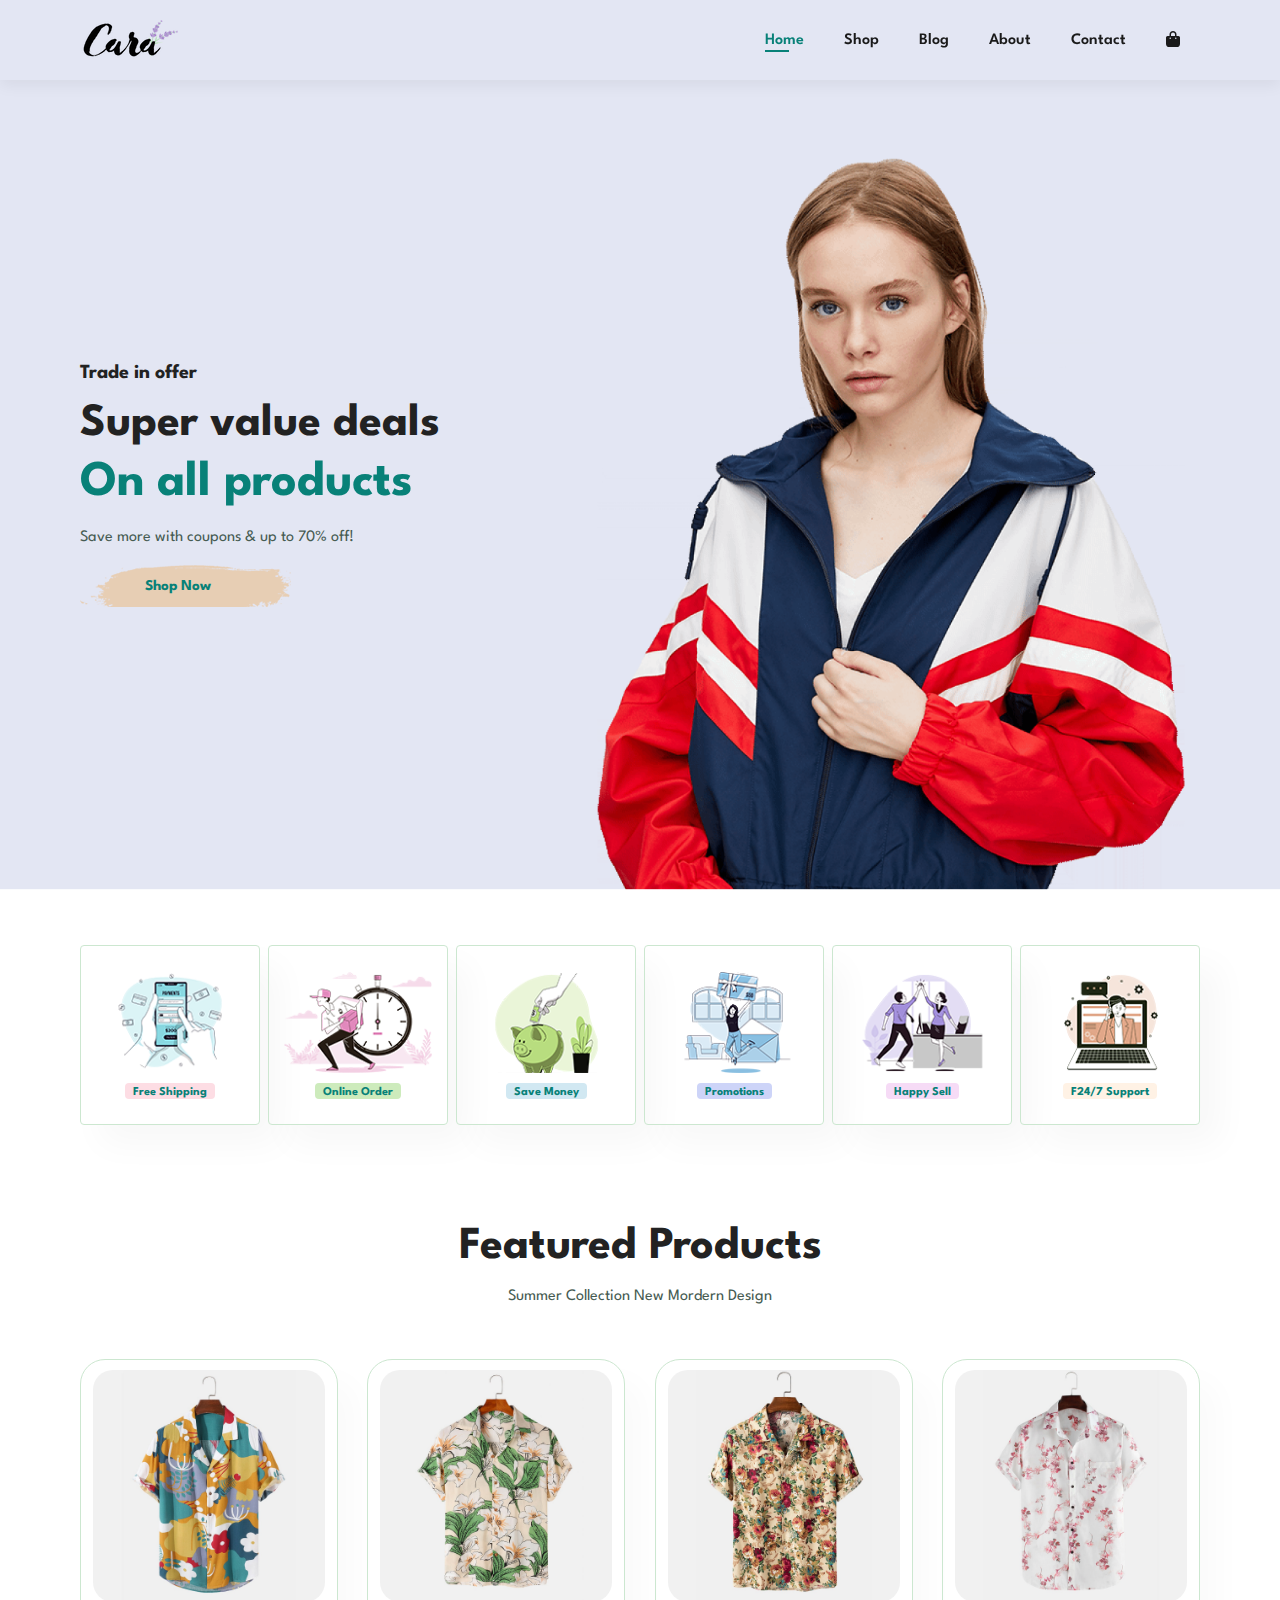
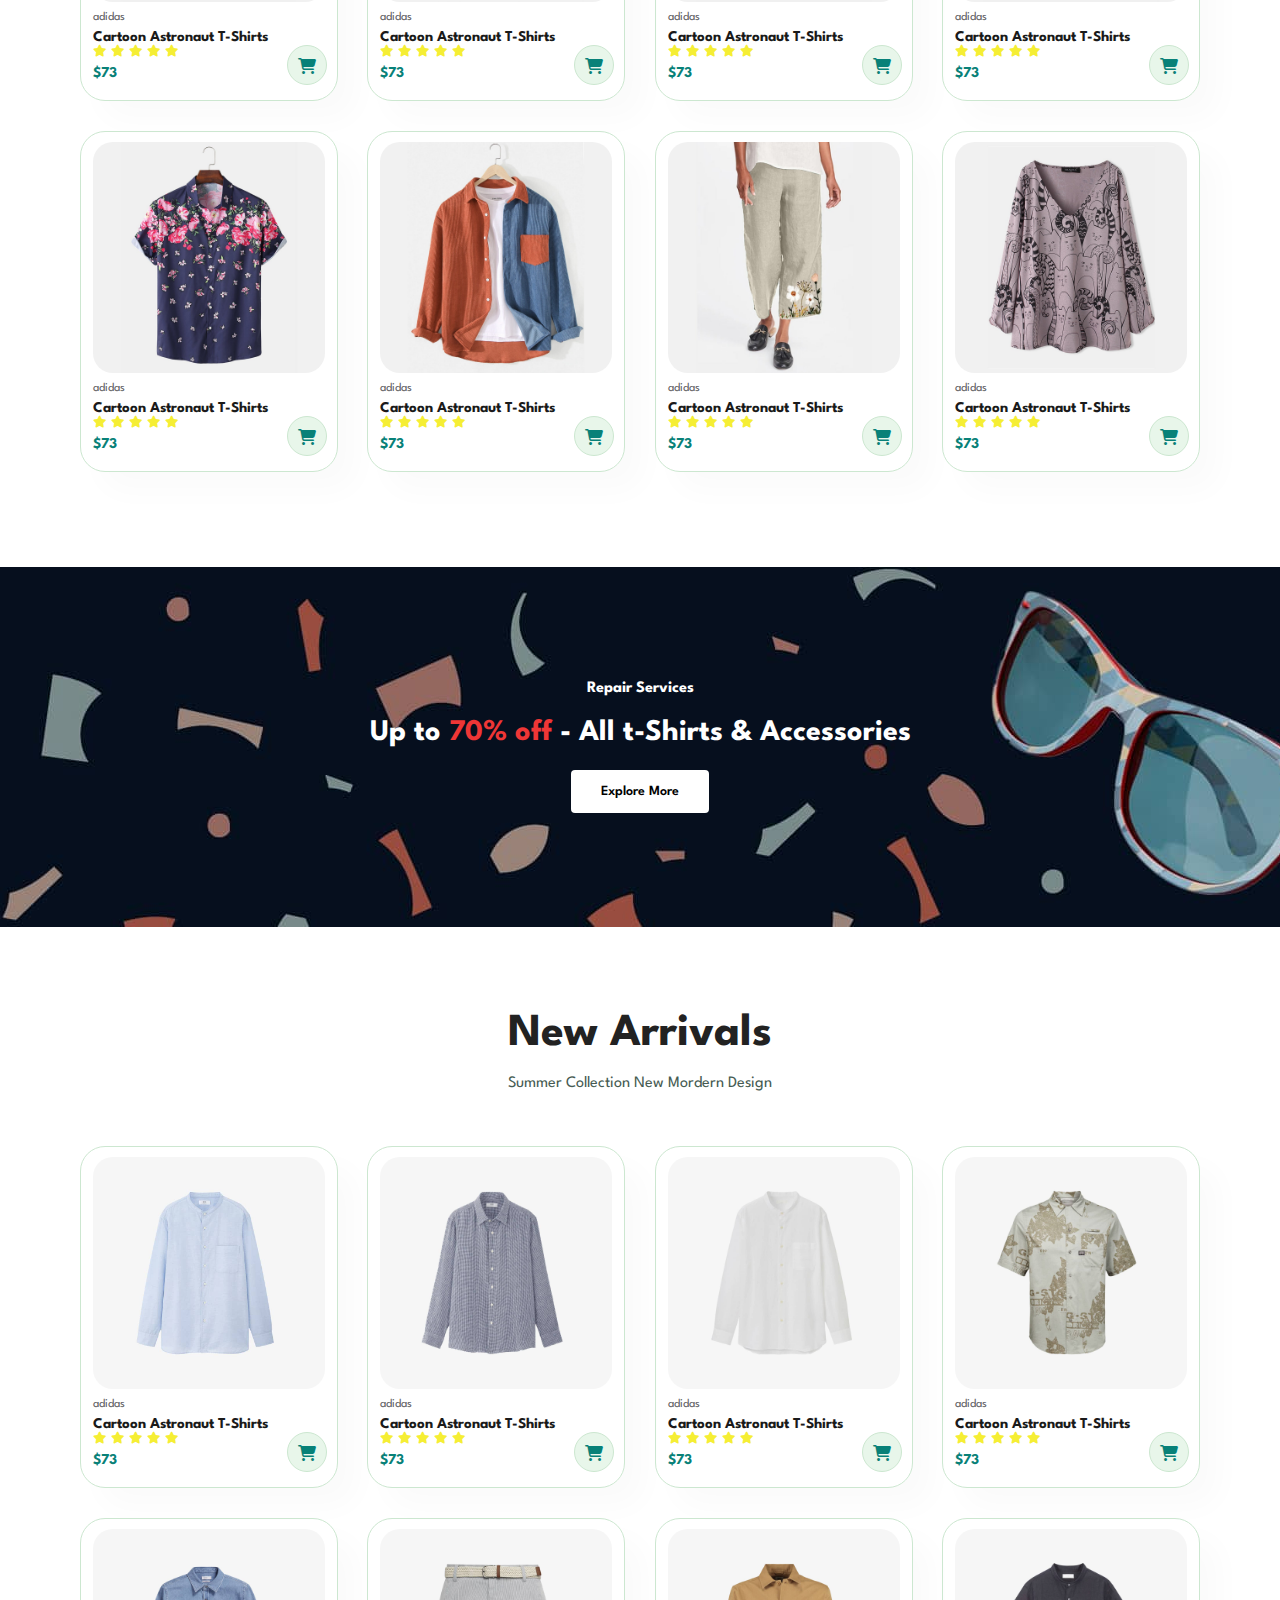
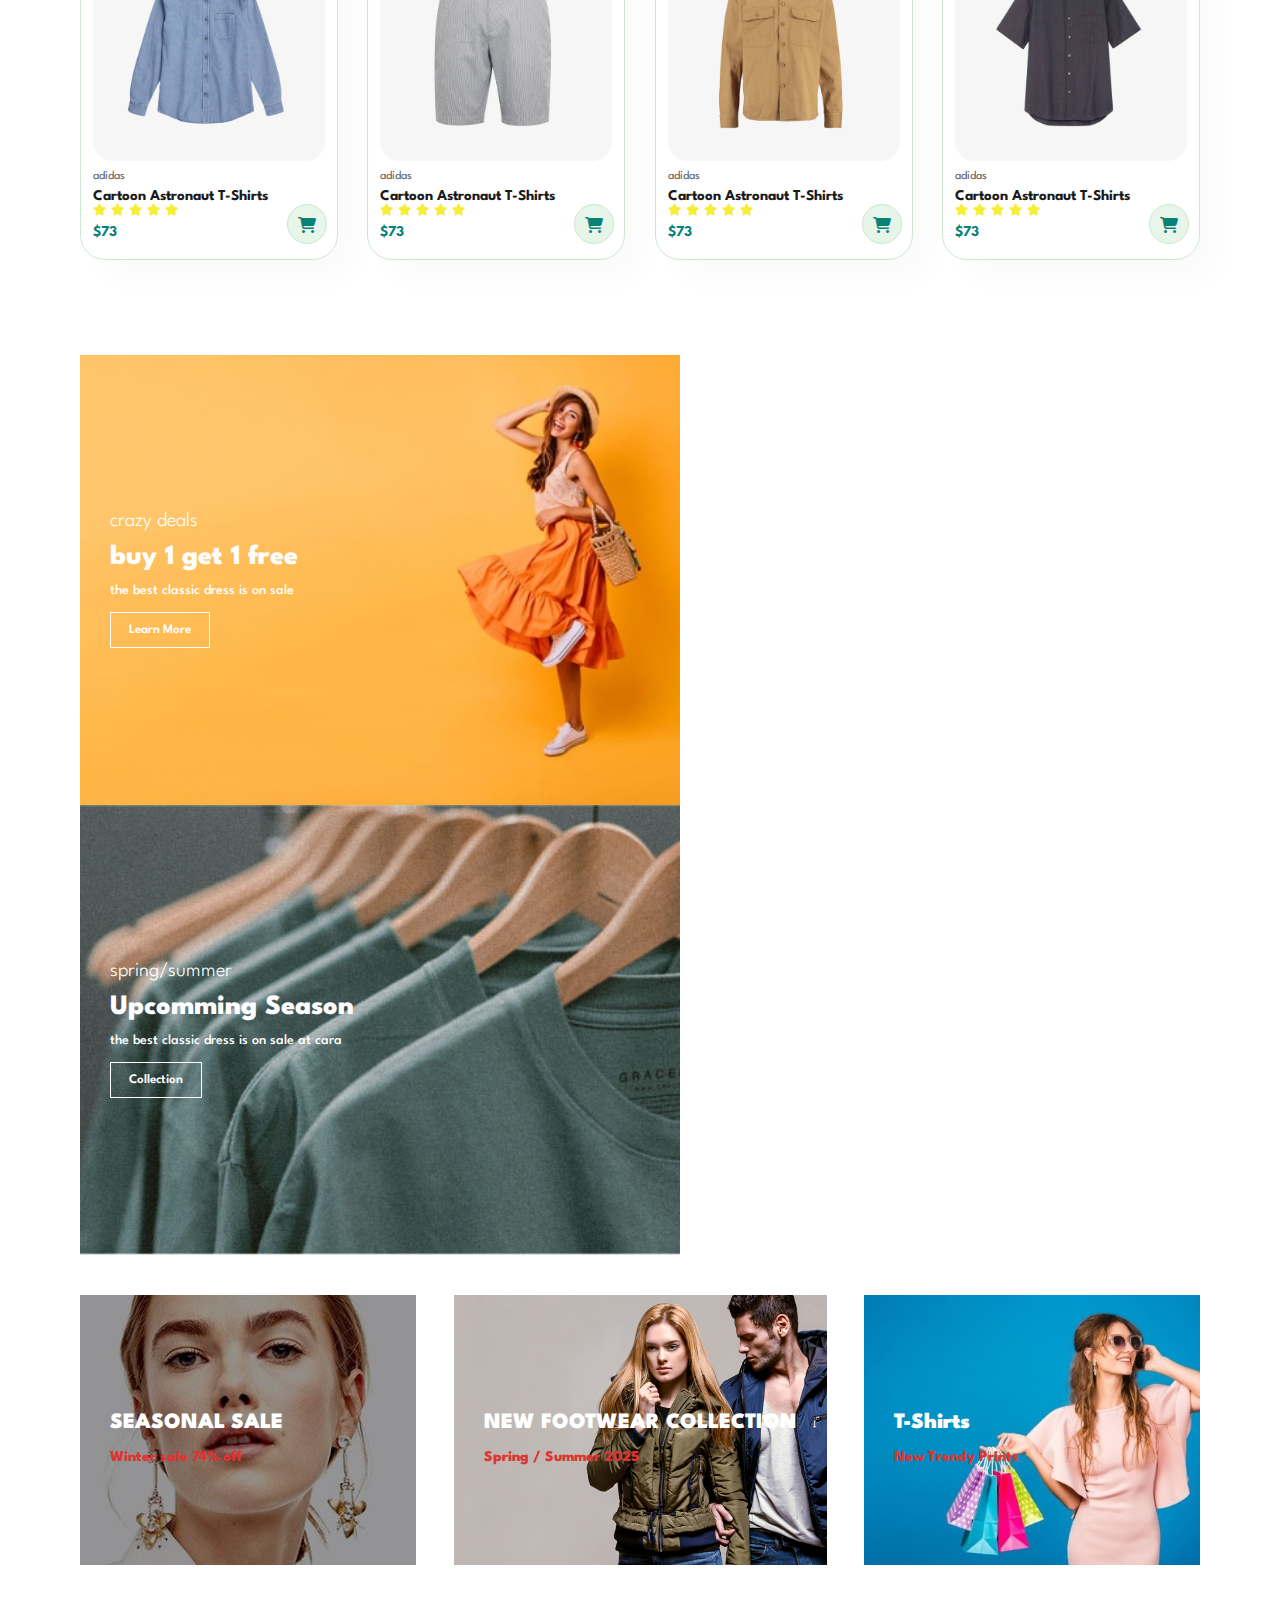
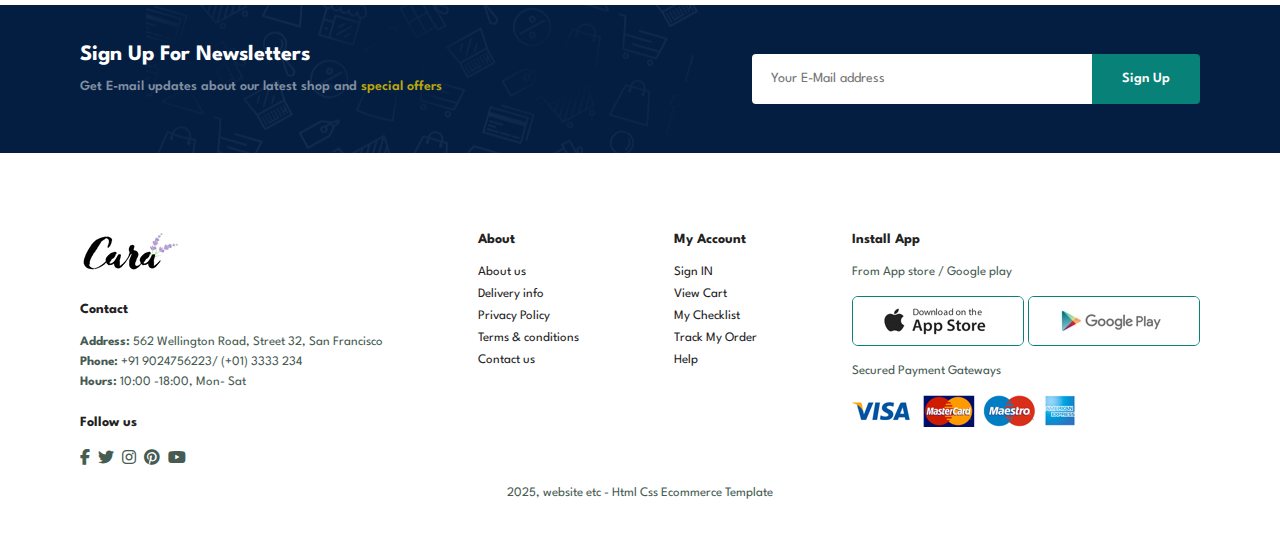
<file: Ecommerce website project/index.html>
<!-- <!DOCTYPE html>
<html lang="en">
<head>
    <meta charset="UTF-8">
    <meta name="viewport" content="width=device-width, initial-scale=1.0">
    <title>Document</title>
</head>
<body>
     -->
</body>
</html>
<!DOCTYPE html>
<html lang="en">

    <head>
        <meta charset="UTF-8">
        <meta http-equiv="X-UA-Compatible" content="IE=edge">
        <meta name="viewport" content="width=device-width, initial-scale=1.0">
        <title>e-commerce</title>
        <link rel="stylesheet" href="https://cdnjs.cloudflare.com/ajax/libs/font-awesome/6.7.2/css/all.min.css" />

        <link rel="stylesheet" href="style.css">
    </head>

    <body>

        <section id="header">
            <a href="#"><img src="../Build-and-Deploy-Ecommerce-Website-main/img/logo.png" alt=""></a>

            <div>
                <ul id="navbar">
                    <li><a class="active" href="index.html">Home</a></li>
                    <li><a href="shop.html">Shop</a></li>
                    <li><a href="blog.html">Blog</a></li>
                    <li><a href="about.html">About</a></li>
                    <li><a href="contact.html">Contact</a></li>
                    <li id="lg-bag"><a href="cart.html"><i class="fa-solid fa-bag-shopping"></i></a></li>
                    <a href="#" id="close" ><i class="fa-solid fa-xmark"></i></a>
                </ul>
            </div>
            <div id="mobile">
                <a href="cart.html"><i class="fa-solid fa-bag-shopping"></i></a>
                <i id="bar" class="fas fa-outdent"></i>
            </div>
        </section>

        <section id="hero">
            <h4>Trade in offer</h4>
            <h2>Super value deals</h2>
            <h1>On all products</h1>
            <p>Save more with coupons & up to 70% off!</p>
            <button>Shop Now</button>
        </section>

        <section id="feature" class="section-p1">
            <div class="fe-box">
                <img src="../Build-and-Deploy-Ecommerce-Website-main/img/features/f1.png">
                <h6>Free Shipping</h6>
            </div>
            <div class="fe-box">
                <img src="../Build-and-Deploy-Ecommerce-Website-main/img/features/f2.png">
                <h6>Online Order</h6>
            </div>
            <div class="fe-box">
                <img src="../Build-and-Deploy-Ecommerce-Website-main/img/features/f3.png">
                <h6>Save Money</h6>
            </div>
            <div class="fe-box">
                <img src="../Build-and-Deploy-Ecommerce-Website-main/img/features/f4.png">
                <h6>Promotions</h6>
            </div>
            <div class="fe-box">
                <img src="../Build-and-Deploy-Ecommerce-Website-main/img/features/f5.png">
                <h6>Happy Sell</h6>
            </div>
            <div class="fe-box">
                <img src="../Build-and-Deploy-Ecommerce-Website-main/img/features/f6.png">
                <h6>F24/7 Support</h6>
            </div>
        </section>

        <section id="product1" class="section-p1">
            <h2>Featured Products</h2>
            <p>Summer Collection New Mordern Design</p>
            <div class="pro-container">
                <div class="pro">
                    <img src="../Build-and-Deploy-Ecommerce-Website-main/img/products/f1.jpg" alt="">
                    <div class="des">
                        <span>adidas</span>
                        <h5>Cartoon Astronaut T-Shirts</h5>
                        <div class="stars">
                            <i class="fas fa-star"></i>
                            <i class="fas fa-star"></i>
                            <i class="fas fa-star"></i>
                            <i class="fas fa-star"></i>
                            <i class="fas fa-star"></i>
                        </div>
                        <h4>$73</h4>
                        
                    </div>
                    <a href="#"><i class="fa fa-shopping-cart cart"></i></a>
                </div>
                <div class="pro">
                    <img src="../Build-and-Deploy-Ecommerce-Website-main/img/products/f2.jpg" alt="">
                    <div class="des">
                        <span>adidas</span>
                        <h5>Cartoon Astronaut T-Shirts</h5>
                        <div class="stars">
                            <i class="fas fa-star"></i>
                            <i class="fas fa-star"></i>
                            <i class="fas fa-star"></i>
                            <i class="fas fa-star"></i>
                            <i class="fas fa-star"></i>
                        </div>
                        <h4>$73</h4>
                        
                    </div>
                    <a href="#"><i class="fa fa-shopping-cart cart"></i></a>
                </div>
                <div class="pro">
                    <img src="../Build-and-Deploy-Ecommerce-Website-main/img/products/f3.jpg" alt="">
                    <div class="des">
                        <span>adidas</span>
                        <h5>Cartoon Astronaut T-Shirts</h5>
                        <div class="stars">
                            <i class="fas fa-star"></i>
                            <i class="fas fa-star"></i>
                            <i class="fas fa-star"></i>
                            <i class="fas fa-star"></i>
                            <i class="fas fa-star"></i>
                        </div>
                        <h4>$73</h4>
                        
                    </div>
                    <a href="#"><i class="fa fa-shopping-cart cart"></i></a>
                </div>
                <div class="pro">
                    <img src="../Build-and-Deploy-Ecommerce-Website-main/img/products/f4.jpg" alt="">
                    <div class="des">
                        <span>adidas</span>
                        <h5>Cartoon Astronaut T-Shirts</h5>
                        <div class="stars">
                            <i class="fas fa-star"></i>
                            <i class="fas fa-star"></i>
                            <i class="fas fa-star"></i>
                            <i class="fas fa-star"></i>
                            <i class="fas fa-star"></i>
                        </div>
                        <h4>$73</h4>
                        
                    </div>
                    <a href="#"><i class="fa fa-shopping-cart cart"></i></a>
                </div>
                <div class="pro">
                    <img src="../Build-and-Deploy-Ecommerce-Website-main/img/products/f5.jpg" alt="">
                    <div class="des">
                        <span>adidas</span>
                        <h5>Cartoon Astronaut T-Shirts</h5>
                        <div class="stars">
                            <i class="fas fa-star"></i>
                            <i class="fas fa-star"></i>
                            <i class="fas fa-star"></i>
                            <i class="fas fa-star"></i>
                            <i class="fas fa-star"></i>
                        </div>
                        <h4>$73</h4>
                        
                    </div>
                    <a href="#"><i class="fa fa-shopping-cart cart"></i></a>
                </div>
                <div class="pro">
                    <img src="../Build-and-Deploy-Ecommerce-Website-main/img/products/f6.jpg" alt="">
                    <div class="des">
                        <span>adidas</span>
                        <h5>Cartoon Astronaut T-Shirts</h5>
                        <div class="stars">
                            <i class="fas fa-star"></i>
                            <i class="fas fa-star"></i>
                            <i class="fas fa-star"></i>
                            <i class="fas fa-star"></i>
                            <i class="fas fa-star"></i>
                        </div>
                        <h4>$73</h4>
                        
                    </div>
                    <a href="#"><i class="fa fa-shopping-cart cart"></i></a>
                </div>
                <div class="pro">
                    <img src="../Build-and-Deploy-Ecommerce-Website-main/img/products/f7.jpg" alt="">
                    <div class="des">
                        <span>adidas</span>
                        <h5>Cartoon Astronaut T-Shirts</h5>
                        <div class="stars">
                            <i class="fas fa-star"></i>
                            <i class="fas fa-star"></i>
                            <i class="fas fa-star"></i>
                            <i class="fas fa-star"></i>
                            <i class="fas fa-star"></i>
                        </div>
                        <h4>$73</h4>
                        
                    </div>
                    <a href="#"><i class="fa fa-shopping-cart cart"></i></a>
                </div>
                <div class="pro">
                    <img src="../Build-and-Deploy-Ecommerce-Website-main/img/products/f8.jpg" alt="">
                    <div class="des">
                        <span>adidas</span>
                        <h5>Cartoon Astronaut T-Shirts</h5>
                        <div class="stars">
                            <i class="fas fa-star"></i>
                            <i class="fas fa-star"></i>
                            <i class="fas fa-star"></i>
                            <i class="fas fa-star"></i>
                            <i class="fas fa-star"></i>
                        </div>
                        <h4>$73</h4>
                        
                    </div>
                    <a href="#"><i class="fa fa-shopping-cart cart"></i></a>
                </div>
            </div>

        </section>

        <section id="banner" class="section-m1">
            <h4>Repair Services </h4>
            <h2>Up to <span>70% off</span> - All t-Shirts & Accessories</h2>
            <button class="normal">Explore More</button>
        </section>

        <section id="product1" class="section-p1">
            <h2>New Arrivals</h2>
            <p>Summer Collection New Mordern Design</p>
            <div class="pro-container">
                <div class="pro">
                    <img src="../Build-and-Deploy-Ecommerce-Website-main/img/products/n1.jpg" alt="">
                    <div class="des">
                        <span>adidas</span>
                        <h5>Cartoon Astronaut T-Shirts</h5>
                        <div class="stars">
                            <i class="fas fa-star"></i>
                            <i class="fas fa-star"></i>
                            <i class="fas fa-star"></i>
                            <i class="fas fa-star"></i>
                            <i class="fas fa-star"></i>
                        </div>
                        <h4>$73</h4>
                        
                    </div>
                    <a href="#"><i class="fa fa-shopping-cart cart"></i></a>
                </div>
                <div class="pro">
                    <img src="../Build-and-Deploy-Ecommerce-Website-main/img/products/n2.jpg" alt="">
                    <div class="des">
                        <span>adidas</span>
                        <h5>Cartoon Astronaut T-Shirts</h5>
                        <div class="stars">
                            <i class="fas fa-star"></i>
                            <i class="fas fa-star"></i>
                            <i class="fas fa-star"></i>
                            <i class="fas fa-star"></i>
                            <i class="fas fa-star"></i>
                        </div>
                        <h4>$73</h4>
                        
                    </div>
                    <a href="#"><i class="fa fa-shopping-cart cart"></i></a>
                </div>
                <div class="pro">
                    <img src="../Build-and-Deploy-Ecommerce-Website-main/img/products/n3.jpg" alt="">
                    <div class="des">
                        <span>adidas</span>
                        <h5>Cartoon Astronaut T-Shirts</h5>
                        <div class="stars">
                            <i class="fas fa-star"></i>
                            <i class="fas fa-star"></i>
                            <i class="fas fa-star"></i>
                            <i class="fas fa-star"></i>
                            <i class="fas fa-star"></i>
                        </div>
                        <h4>$73</h4>
                        
                    </div>
                    <a href="#"><i class="fa fa-shopping-cart cart"></i></a>
                </div>
                <div class="pro">
                    <img src="../Build-and-Deploy-Ecommerce-Website-main/img/products/n4.jpg" alt="">
                    <div class="des">
                        <span>adidas</span>
                        <h5>Cartoon Astronaut T-Shirts</h5>
                        <div class="stars">
                            <i class="fas fa-star"></i>
                            <i class="fas fa-star"></i>
                            <i class="fas fa-star"></i>
                            <i class="fas fa-star"></i>
                            <i class="fas fa-star"></i>
                        </div>
                        <h4>$73</h4>
                        
                    </div>
                    <a href="#"><i class="fa fa-shopping-cart cart"></i></a>
                </div>
                <div class="pro">
                    <img src="../Build-and-Deploy-Ecommerce-Website-main/img/products/n5.jpg" alt="">
                    <div class="des">
                        <span>adidas</span>
                        <h5>Cartoon Astronaut T-Shirts</h5>
                        <div class="stars">
                            <i class="fas fa-star"></i>
                            <i class="fas fa-star"></i>
                            <i class="fas fa-star"></i>
                            <i class="fas fa-star"></i>
                            <i class="fas fa-star"></i>
                        </div>
                        <h4>$73</h4>
                        
                    </div>
                    <a href="#"><i class="fa fa-shopping-cart cart"></i></a>
                </div>
                <div class="pro">
                    <img src="../Build-and-Deploy-Ecommerce-Website-main/img/products/n6.jpg" alt="">
                    <div class="des">
                        <span>adidas</span>
                        <h5>Cartoon Astronaut T-Shirts</h5>
                        <div class="stars">
                            <i class="fas fa-star"></i>
                            <i class="fas fa-star"></i>
                            <i class="fas fa-star"></i>
                            <i class="fas fa-star"></i>
                            <i class="fas fa-star"></i>
                        </div>
                        <h4>$73</h4>
                        
                    </div>
                    <a href="#"><i class="fa fa-shopping-cart cart"></i></a>
                </div>
                <div class="pro">
                    <img src="../Build-and-Deploy-Ecommerce-Website-main/img/products/n7.jpg" alt="">
                    <div class="des">
                        <span>adidas</span>
                        <h5>Cartoon Astronaut T-Shirts</h5>
                        <div class="stars">
                            <i class="fas fa-star"></i>
                            <i class="fas fa-star"></i>
                            <i class="fas fa-star"></i>
                            <i class="fas fa-star"></i>
                            <i class="fas fa-star"></i>
                        </div>
                        <h4>$73</h4>
                        
                    </div>
                    <a href="#"><i class="fa fa-shopping-cart cart"></i></a>
                </div>
                <div class="pro">
                    <img src="../Build-and-Deploy-Ecommerce-Website-main/img/products/n8.jpg" alt="">
                    <div class="des">
                        <span>adidas</span>
                        <h5>Cartoon Astronaut T-Shirts</h5>
                        <div class="stars">
                            <i class="fas fa-star"></i>
                            <i class="fas fa-star"></i>
                            <i class="fas fa-star"></i>
                            <i class="fas fa-star"></i>
                            <i class="fas fa-star"></i>
                        </div>
                        <h4>$73</h4>
                        
                    </div>
                    <a href="#"><i class="fa fa-shopping-cart cart"></i></a>
                </div>
            </div>

        </section>

        <section id="sm-banner"  class="section-p1">
            <div class="banner-box">
                <h4>crazy deals</h4>
                <h2>buy 1 get 1 free</h2>
                <span>the best classic dress is on sale</span>
                <button class="white">Learn More</button>
            </div>
            <div class="banner-box banner-box2">
                <h4>spring/summer</h4>
                <h2>Upcomming Season</h2>
                <span>the best classic dress is on sale at cara</span>
                <button class="white">Collection</button>
            </div>
        </section>
        
        <section id="banner3">
            <div class="banner-box">
                <h2>SEASONAL SALE</h2>
                <H3>Winter sale 74% off</H3>
            </div>
            <div class="banner-box banner-box2">
                <h2>NEW FOOTWEAR COLLECTION</h2>
                <H3>Spring / Summer 2025</H3>
            </div>
            <div class="banner-box banner-box3">
                <h2>T-Shirts</h2>
                <H3>New Trendy Prints</H3>
            </div>
        </section>

        <section id="newsletter" class="section-p1 section-m1">
            <div class="newstext">
                <h4>Sign Up For Newsletters</h4>
                <p>Get E-mail updates about our latest shop and <span>special offers</span> </p>
            </div>
            <div class="form">
                <input type="text" placeholder="Your E-Mail address">
                <button class="normal">Sign Up</button>
            </div>
        </section>
        
        <footer class="section-p1">
            <div class="col">
                <img class="logo" src="../Build-and-Deploy-Ecommerce-Website-main/img/logo.png" >
                <h4>Contact</h4>
                <p><strong>Address: </strong>562 Wellington Road, Street 32, San Francisco </p>
                <p><strong>Phone: </strong>+91 9024756223/ (+01) 3333 234 </p>
                <p><strong>Hours: </strong> 10:00 -18:00, Mon- Sat</p>
                <div class="follow">
                    <h4>Follow us</h4>
                    <div class="icon">
                        <i class="fab fa-facebook-f"></i>
                        <i class="fab fa-twitter"></i>
                        <i class="fab fa-instagram"></i>
                        <i class="fab fa-pinterest"></i>
                        <i class="fab fa-youtube"></i>
                    </div>
                </div>
            </div>
            <div class="col">
                <h4>About</h4>
                <a href="#">About us</a>
                <a href="#">Delivery info</a>
                <a href="#">Privacy Policy</a>
                <a href="#">Terms & conditions</a>
                <a href="#">Contact us</a>
            </div>
            <div class="col">
                <h4>My Account</h4>
                <a href="#">Sign IN</a>
                <a href="#">View Cart</a>
                <a href="#">My Checklist</a>
                <a href="#">Track My Order</a>
                <a href="#">Help</a>
            </div>
            <div class="col install">
                <h4>Install App</h4>
                <p>From App store / Google play </p>
                <div class="row">
                    <img src="../Build-and-Deploy-Ecommerce-Website-main/img/pay/app.jpg" alt="">
                    <img src="../Build-and-Deploy-Ecommerce-Website-main/img/pay/play.jpg" alt="">
                </div>
                <p>Secured Payment Gateways</p>
                <img src="../Build-and-Deploy-Ecommerce-Website-main/img/pay/pay.png" alt="">
            </div>
            <div class="copyright">
                <p> 2025, website etc - Html Css Ecommerce Template</p>
            </div>
        </footer>

        <script src="script.js"></script>
    </body>

</html>
</file>
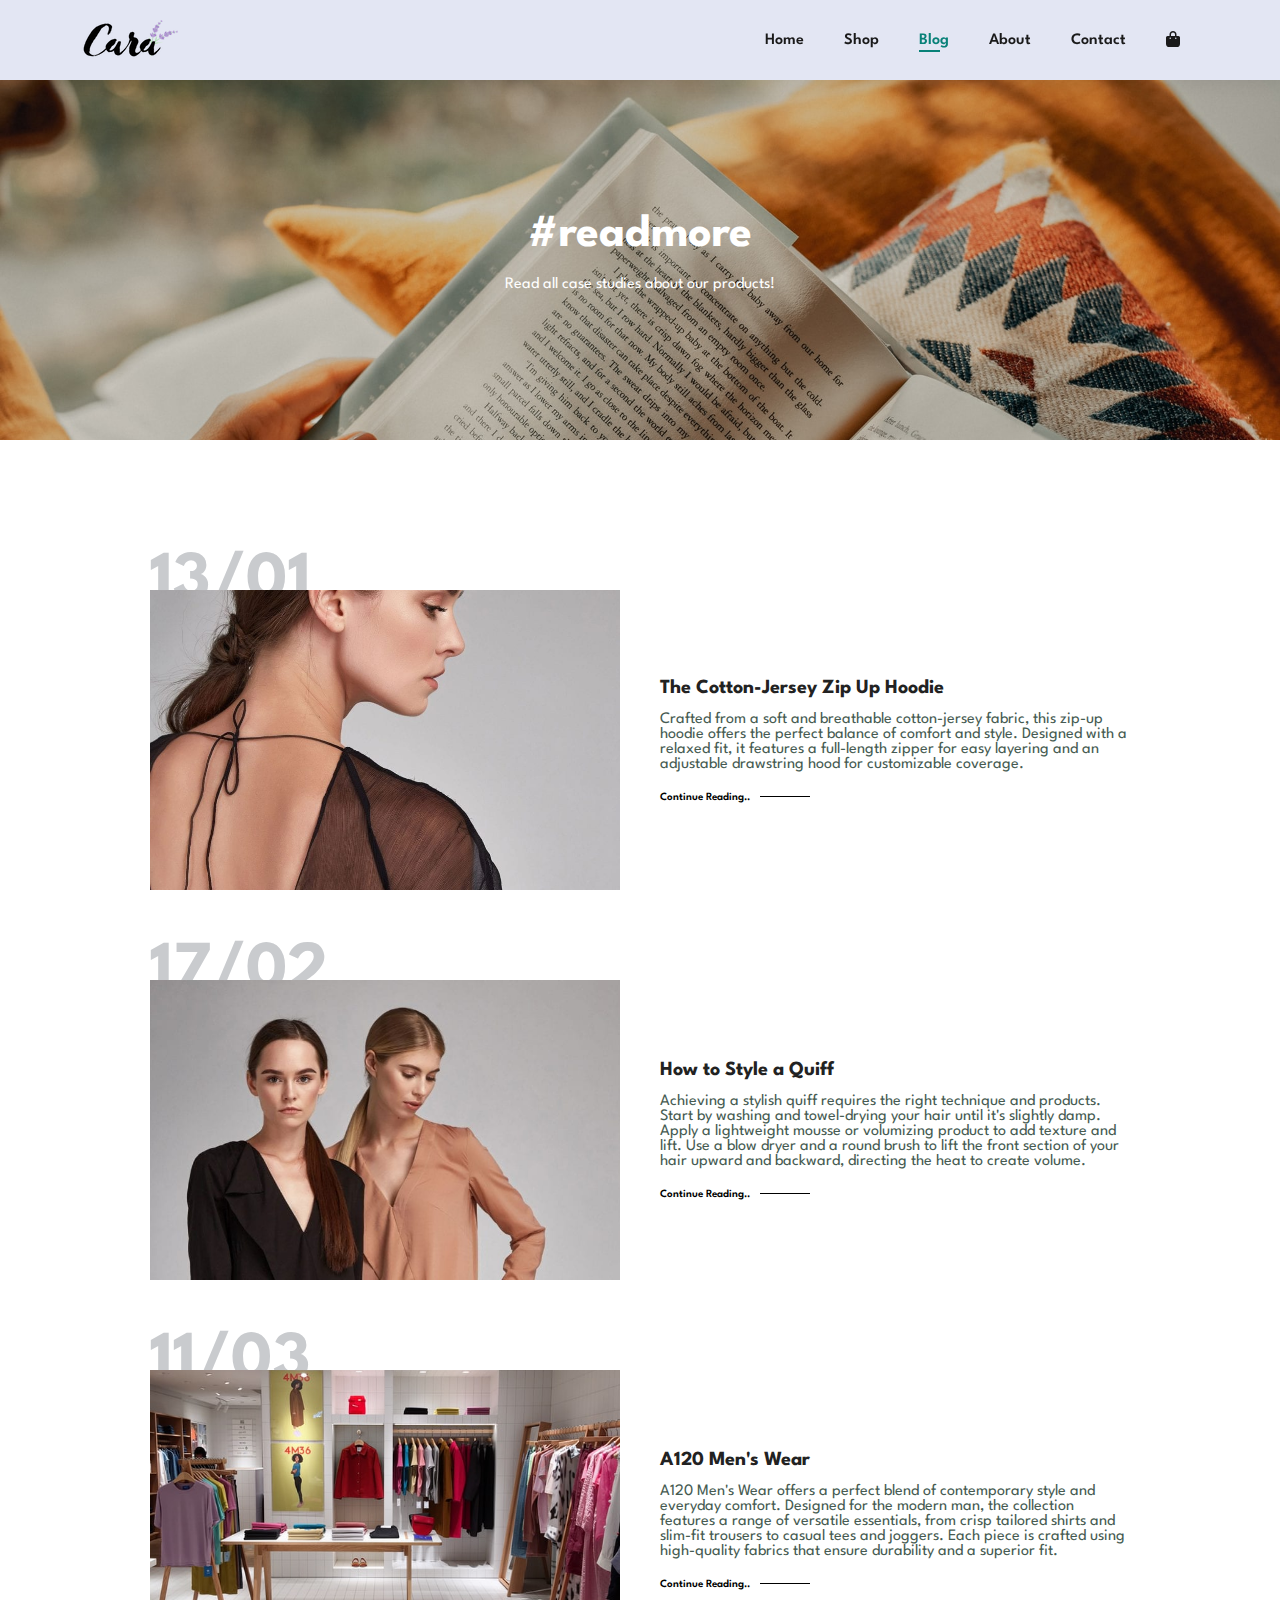
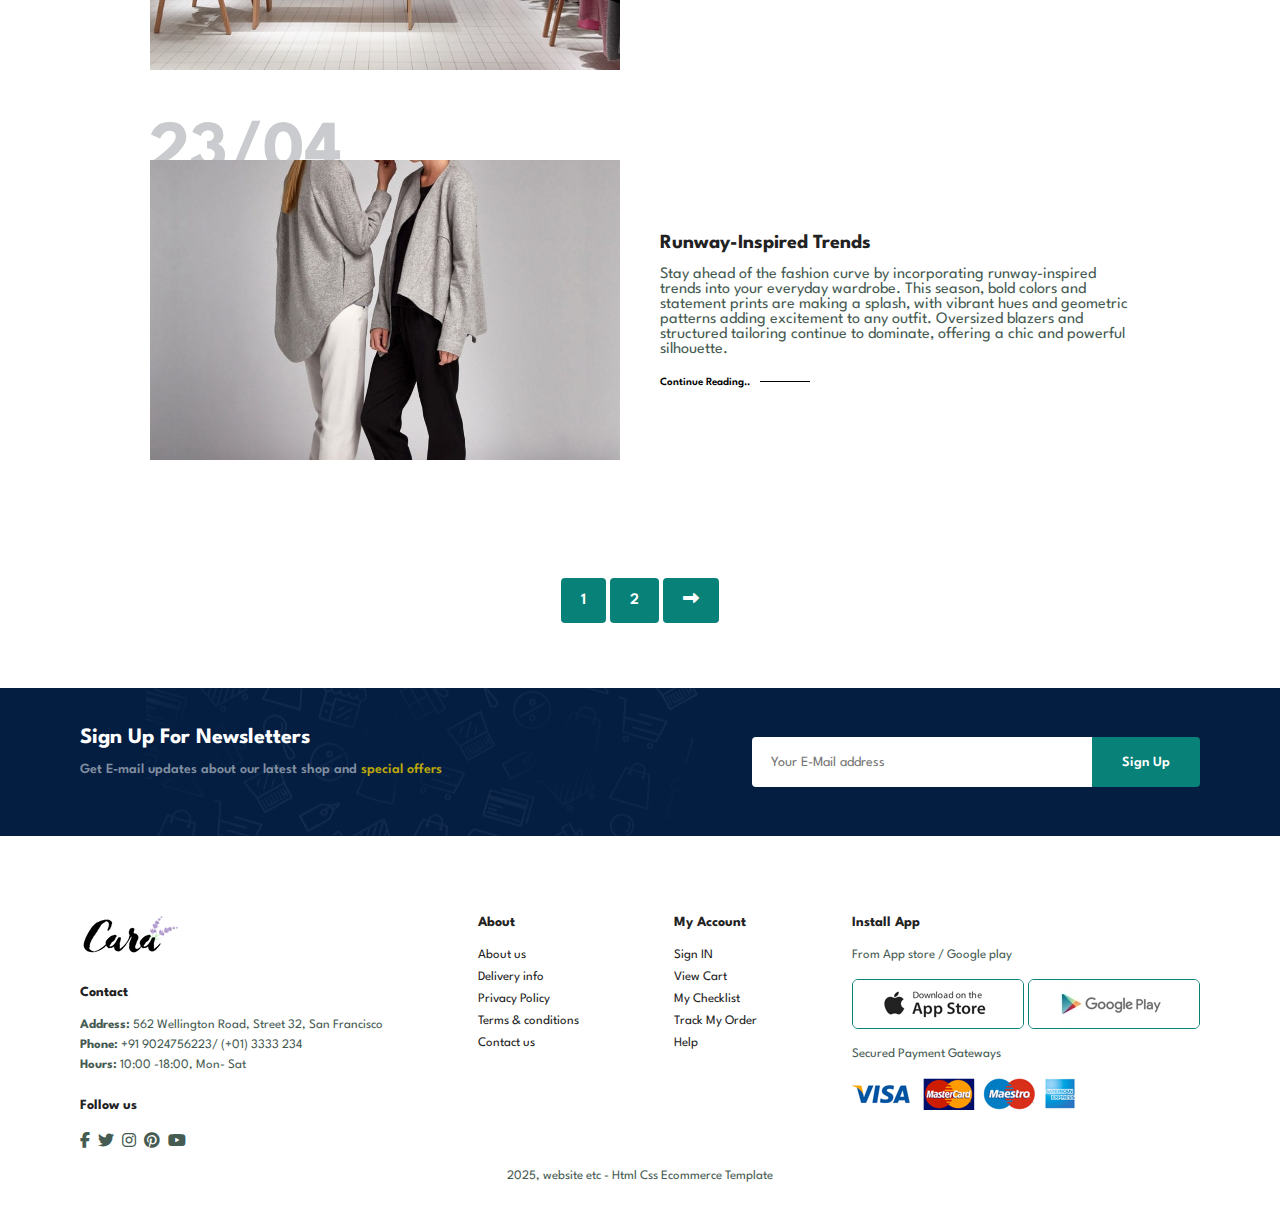
<file: Ecommerce website project/blog.html>
<!-- <!DOCTYPE html>
<html lang="en">
<head>
    <meta charset="UTF-8">
    <meta name="viewport" content="width=device-width, initial-scale=1.0">
    <title>Document</title>
</head>
<body>
     -->
    </body>
    </html>
    <!DOCTYPE html>
    <html lang="en">
    
        <head>
            <meta charset="UTF-8">
            <meta http-equiv="X-UA-Compatible" content="IE=edge">
            <meta name="viewport" content="width=device-width, initial-scale=1.0">
            <title>e-commerce</title>
            <link rel="stylesheet" href="https://cdnjs.cloudflare.com/ajax/libs/font-awesome/6.7.2/css/all.min.css" />
    
            <link rel="stylesheet" href="style.css">
        </head>
    
        <body>
    
            <section id="header">
                <a href="#"><img src="../Build-and-Deploy-Ecommerce-Website-main/img/logo.png" alt=""></a>
    
                <div>
                    <ul id="navbar">
                        <li><a href="index.html">Home</a></li>
                        <li><a href="shop.html">Shop</a></li>
                        <li><a class="active" href="blog.html">Blog</a></li>
                        <li><a href="about.html">About</a></li>
                        <li><a href="contact.html">Contact</a></li>
                        <li id="lg-bag"><a href="cart.html"><i class="fa-solid fa-bag-shopping"></i></a></li>
                        <a href="#" id="close" ><i class="fa-solid fa-xmark"></i></a>
                    </ul>
                </div>
                <div id="mobile">
                    <a href="cart.html"><i class="fa-solid fa-bag-shopping"></i></a>
                    <i id="bar" class="fas fa-outdent"></i>
                </div>
            </section>
    
            <section id="page-header" class="blog-header">
                
                <h2>#readmore</h2>
                
                <p>Read all case studies about our products!</p>
                
            </section>
    
            <section id="blog">
                
                <div class="blog-box">
                    <div class="blog-img">
                        <img src="../Build-and-Deploy-Ecommerce-Website-main/img/blog/b1.jpg" alt="">
                    </div>
                    <div class="blog-details">
                        <h4>The Cotton-Jersey Zip Up Hoodie</h4>
                        <p>Crafted from a soft and breathable cotton-jersey fabric, this zip-up hoodie offers the perfect balance of comfort and style. Designed with a relaxed fit, it features a full-length zipper for easy layering and an adjustable drawstring hood for customizable coverage. </p>
                        <a href="#">Continue Reading..</a>
                    </div>
                    <h1>13/01</h1>
                </div>
                <div class="blog-box">
                    <div class="blog-img">
                        <img src="../Build-and-Deploy-Ecommerce-Website-main/img/blog/b2.jpg" alt="">
                    </div>
                    <div class="blog-details">
                        <h4>How to Style a Quiff</h4>
                        <p>Achieving a stylish quiff requires the right technique and products. Start by washing and towel-drying your hair until it's slightly damp. Apply a lightweight mousse or volumizing product to add texture and lift. Use a blow dryer and a round brush to lift the front section of your hair upward and backward, directing the heat to create volume. </p>
                        <a href="#">Continue Reading..</a>
                    </div>
                    <h1>17/02</h1>
                </div>
                <div class="blog-box">
                    <div class="blog-img">
                        <img src="../Build-and-Deploy-Ecommerce-Website-main/img/blog/b3.jpg" alt="">
                    </div>
                    <div class="blog-details">
                        <h4>A120 Men's Wear</h4>
                        <p>A120 Men's Wear offers a perfect blend of contemporary style and everyday comfort. Designed for the modern man, the collection features a range of versatile essentials, from crisp tailored shirts and slim-fit trousers to casual tees and joggers. Each piece is crafted using high-quality fabrics that ensure durability and a superior fit.</p>
                        <a href="#">Continue Reading..</a>
                    </div>
                    <h1>11/03</h1>
                </div>
                <div class="blog-box">
                    <div class="blog-img">
                        <img src="../Build-and-Deploy-Ecommerce-Website-main/img/blog/b4.jpg" alt="">
                    </div>
                    <div class="blog-details">
                        <h4>Runway-Inspired Trends</h4>
                        <p>Stay ahead of the fashion curve by incorporating runway-inspired trends into your everyday wardrobe. This season, bold colors and statement prints are making a splash, with vibrant hues and geometric patterns adding excitement to any outfit. Oversized blazers and structured tailoring continue to dominate, offering a chic and powerful silhouette. </p>
                        <a href="#">Continue Reading..</a>
                    </div>
                    <h1>23/04</h1>
                </div>
                
            </section>

            <section id="pagination" class="section-p1">
                <a href="#">1</a>
                <a href="#">2</a>
                <a href="#"><i class="fas fa-long-arrow-alt-right"></i></a>
            </section>

            <section id="newsletter" class="section-p1 section-m1">
                <div class="newstext">
                    <h4>Sign Up For Newsletters</h4>
                    <p>Get E-mail updates about our latest shop and <span>special offers</span> </p>
                </div>
                <div class="form">
                    <input type="text" placeholder="Your E-Mail address">
                    <button class="normal">Sign Up</button>
                </div>
            </section>
            
            <footer class="section-p1">
                <div class="col">
                    <img class="logo" src="../Build-and-Deploy-Ecommerce-Website-main/img/logo.png" >
                    <h4>Contact</h4>
                    <p><strong>Address: </strong>562 Wellington Road, Street 32, San Francisco </p>
                    <p><strong>Phone: </strong>+91 9024756223/ (+01) 3333 234 </p>
                    <p><strong>Hours: </strong> 10:00 -18:00, Mon- Sat</p>
                    <div class="follow">
                        <h4>Follow us</h4>
                        <div class="icon">
                            <i class="fab fa-facebook-f"></i>
                            <i class="fab fa-twitter"></i>
                            <i class="fab fa-instagram"></i>
                            <i class="fab fa-pinterest"></i>
                            <i class="fab fa-youtube"></i>
                        </div>
                    </div>
                </div>
                <div class="col">
                    <h4>About</h4>
                    <a href="#">About us</a>
                    <a href="#">Delivery info</a>
                    <a href="#">Privacy Policy</a>
                    <a href="#">Terms & conditions</a>
                    <a href="#">Contact us</a>
                </div>
                <div class="col">
                    <h4>My Account</h4>
                    <a href="#">Sign IN</a>
                    <a href="#">View Cart</a>
                    <a href="#">My Checklist</a>
                    <a href="#">Track My Order</a>
                    <a href="#">Help</a>
                </div>
                <div class="col install">
                    <h4>Install App</h4>
                    <p>From App store / Google play </p>
                    <div class="row">
                        <img src="../Build-and-Deploy-Ecommerce-Website-main/img/pay/app.jpg" alt="">
                        <img src="../Build-and-Deploy-Ecommerce-Website-main/img/pay/play.jpg" alt="">
                    </div>
                    <p>Secured Payment Gateways</p>
                    <img src="../Build-and-Deploy-Ecommerce-Website-main/img/pay/pay.png" alt="">
                </div>
                <div class="copyright">
                    <p> 2025, website etc - Html Css Ecommerce Template</p>
                </div>
            </footer>
    
            <script src="script.js"></script>
        </body>
    
    </html>
</file>
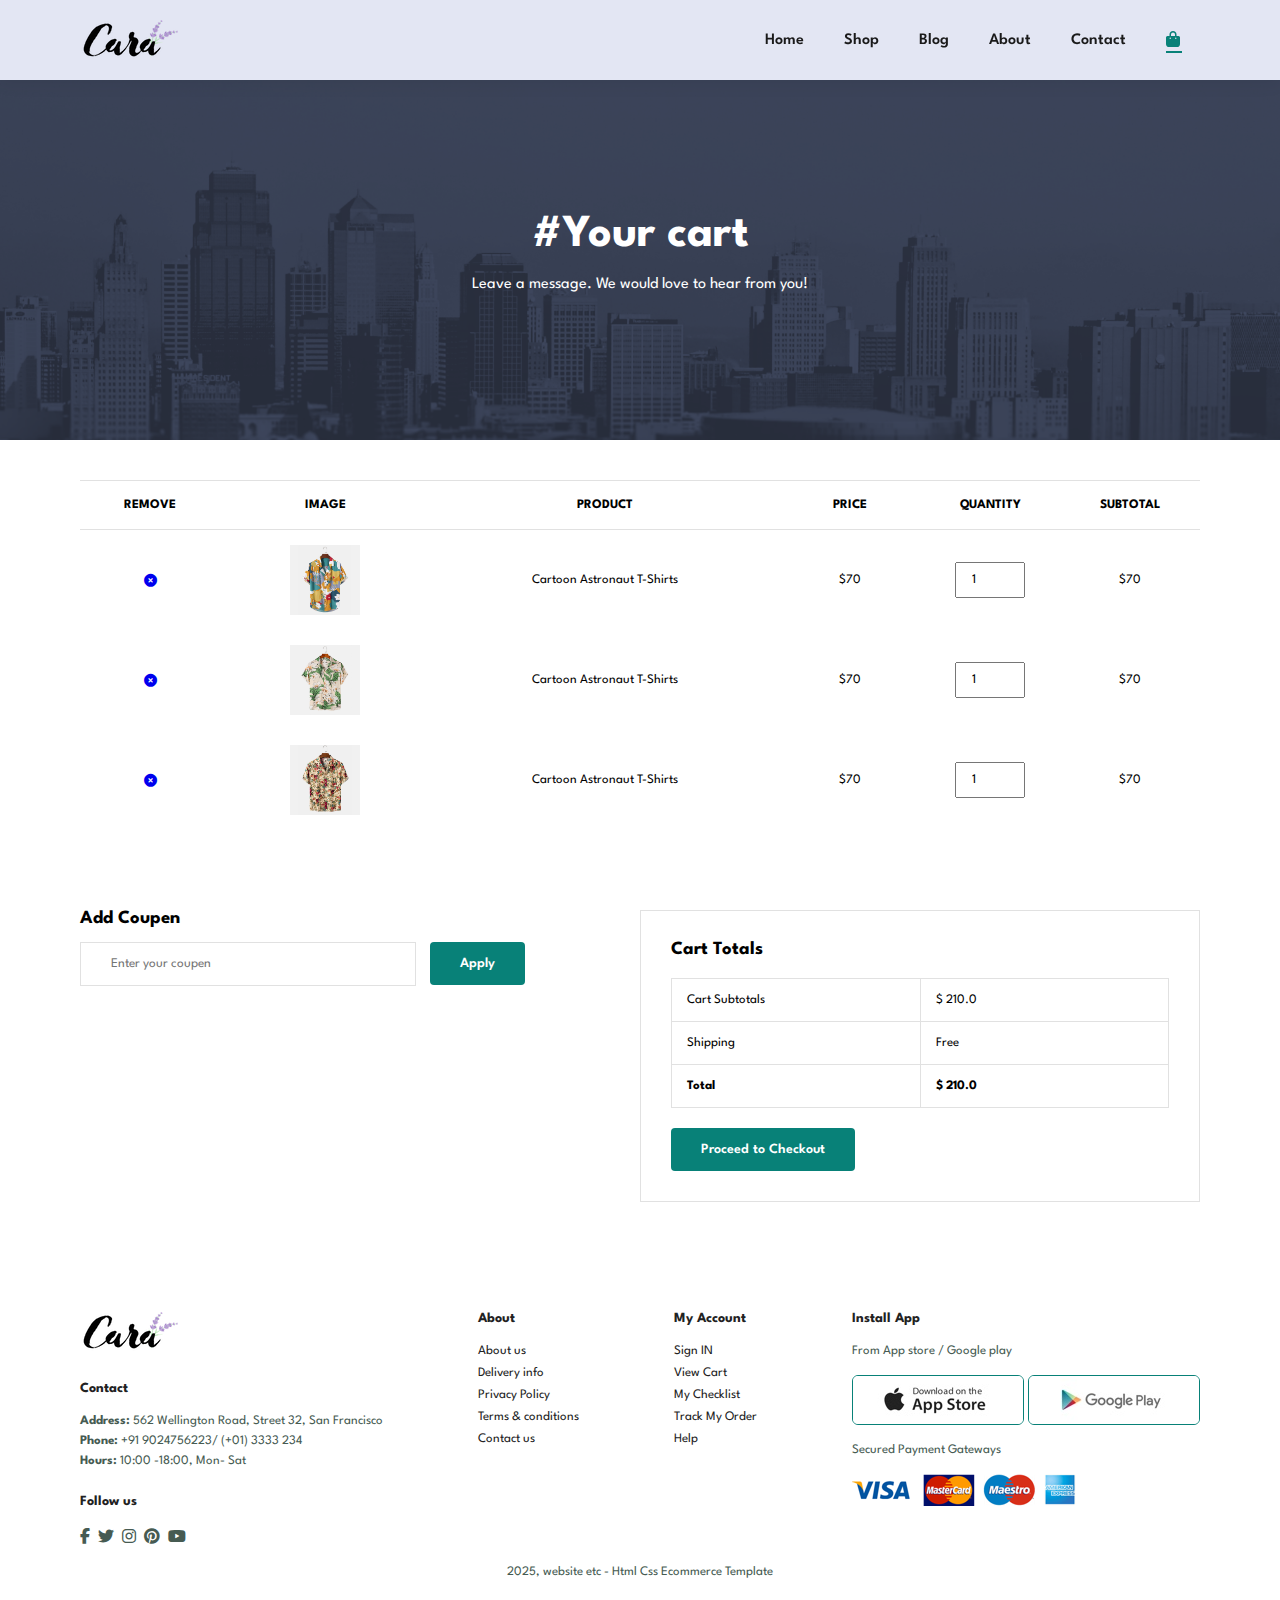
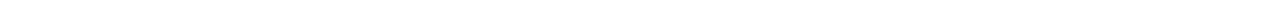
<file: Ecommerce website project/cart.html>
<!-- <!DOCTYPE html>
<html lang="en">
<head>
    <meta charset="UTF-8">
    <meta name="viewport" content="width=device-width, initial-scale=1.0">
    <title>Document</title>
</head>
<body>
     -->
    </body>
    </html>
    <!DOCTYPE html>
    <html lang="en">
    
        <head>
            <meta charset="UTF-8">
            <meta http-equiv="X-UA-Compatible" content="IE=edge">
            <meta name="viewport" content="width=device-width, initial-scale=1.0">
            <title>e-commerce</title>
            <link rel="stylesheet" href="https://cdnjs.cloudflare.com/ajax/libs/font-awesome/6.7.2/css/all.min.css" />
    
            <link rel="stylesheet" href="style.css">
        </head>
    
        <body>
    
            <section id="header">
                <a href="#"><img src="../Build-and-Deploy-Ecommerce-Website-main/img/logo.png" alt=""></a>
    
                <div>
                    <ul id="navbar">
                        <li><a href="index.html">Home</a></li>
                        <li><a href="shop.html">Shop</a></li>
                        <li><a href="blog.html">Blog</a></li>
                        <li><a href="about.html">About</a></li>
                        <li><a href="contact.html">Contact</a></li>
                        <li id="lg-bag"><a class="active" href="cart.html"><i class="fa-solid fa-bag-shopping"></i></a></li>
                        <a href="#" id="close" ><i class="fa-solid fa-xmark"></i></a>
                    </ul>
                </div>
                <div id="mobile">
                    <a href="cart.html"><i class="fa-solid fa-bag-shopping"></i></a>
                    <i id="bar" class="fas fa-outdent"></i>
                </div>
            </section>
    
            <section id="page-header" class="contact-header">
                
                <h2>#Your cart</h2>
                
                <p>Leave a message. We would love to hear from you!</p>
                
            </section>
            
            <section id="cart" class="section-p1">
                <table width="100%">
                    <thead>
                        <tr>
                            <td>Remove</td>
                            <td>Image</td>
                            <td>Product</td>
                            <td>Price</td>
                            <td>Quantity</td>
                            <td>Subtotal</td>
                        </tr>
                    </thead>
                    <tbody>
                        <tr>
                            <td><a href="#"><i class="fa-solid fa-circle-xmark"></i></a></td>
                            <td><img src="../Build-and-Deploy-Ecommerce-Website-main/img/products/f1.jpg" alt=""></td>
                            <td>Cartoon Astronaut T-Shirts</td>
                            <td>$70</td>
                            <td><input type="number" value="1"></td>
                            <td>$70</td>
                        </tr>
                    </tbody>
                    <tbody>
                        <tr>
                            <td><a href="#"><i class="fa-solid fa-circle-xmark"></i></a></td>
                            <td><img src="../Build-and-Deploy-Ecommerce-Website-main/img/products/f2.jpg" alt=""></td>
                            <td>Cartoon Astronaut T-Shirts</td>
                            <td>$70</td>
                            <td><input type="number" value="1"></td>
                            <td>$70</td>
                        </tr>
                    </tbody>
                    <tbody>
                        <tr>
                            <td><a href="#"><i class="fa-solid fa-circle-xmark"></i></a></td>
                            <td><img src="../Build-and-Deploy-Ecommerce-Website-main/img/products/f3.jpg" alt=""></td>
                            <td>Cartoon Astronaut T-Shirts</td>
                            <td>$70</td>
                            <td><input type="number" value="1"></td>
                            <td>$70</td>
                        </tr>
                    </tbody>
                </table>
            </section>

            <section id="cart-add" class="section-p1">
                <div id="coupen">
                    <h3>Add Coupen</h3>
                    <div>
                        <input type="text" placeholder="Enter your coupen">
                        <button class="normal">Apply</button>
                    </div>
                </div>

                <div id="subtotal">
                    <h3>Cart Totals</h3>
                    <table>
                        <tr>
                            <td>Cart Subtotals</td>
                            <td>$ 210.0</td>
                        </tr>
                        <tr>
                            <td>Shipping</td>
                            <td>Free</td>
                        </tr>
                        <tr>
                            <td><strong>Total</strong></td>
                            <td><strong>$ 210.0</strong></td>
                        </tr>
                    </table>
                    <button class="normal">Proceed to Checkout</button>
                </div>
            </section>

            <footer class="section-p1">
                <div class="col">
                    <img class="logo" src="../Build-and-Deploy-Ecommerce-Website-main/img/logo.png" >
                    <h4>Contact</h4>
                    <p><strong>Address: </strong>562 Wellington Road, Street 32, San Francisco </p>
                    <p><strong>Phone: </strong>+91 9024756223/ (+01) 3333 234 </p>
                    <p><strong>Hours: </strong> 10:00 -18:00, Mon- Sat</p>
                    <div class="follow">
                        <h4>Follow us</h4>
                        <div class="icon">
                            <i class="fab fa-facebook-f"></i>
                            <i class="fab fa-twitter"></i>
                            <i class="fab fa-instagram"></i>
                            <i class="fab fa-pinterest"></i>
                            <i class="fab fa-youtube"></i>
                        </div>
                    </div>
                </div>
                <div class="col">
                    <h4>About</h4>
                    <a href="#">About us</a>
                    <a href="#">Delivery info</a>
                    <a href="#">Privacy Policy</a>
                    <a href="#">Terms & conditions</a>
                    <a href="#">Contact us</a>
                </div>
                <div class="col">
                    <h4>My Account</h4>
                    <a href="#">Sign IN</a>
                    <a href="#">View Cart</a>
                    <a href="#">My Checklist</a>
                    <a href="#">Track My Order</a>
                    <a href="#">Help</a>
                </div>
                <div class="col install">
                    <h4>Install App</h4>
                    <p>From App store / Google play </p>
                    <div class="row">
                        <img src="../Build-and-Deploy-Ecommerce-Website-main/img/pay/app.jpg" alt="">
                        <img src="../Build-and-Deploy-Ecommerce-Website-main/img/pay/play.jpg" alt="">
                    </div>
                    <p>Secured Payment Gateways</p>
                    <img src="../Build-and-Deploy-Ecommerce-Website-main/img/pay/pay.png" alt="">
                </div>
                <div class="copyright">
                    <p> 2025, website etc - Html Css Ecommerce Template</p>
                </div>
            </footer>
    
            <script src="script.js"></script>
        </body>
    
    </html>
</file>
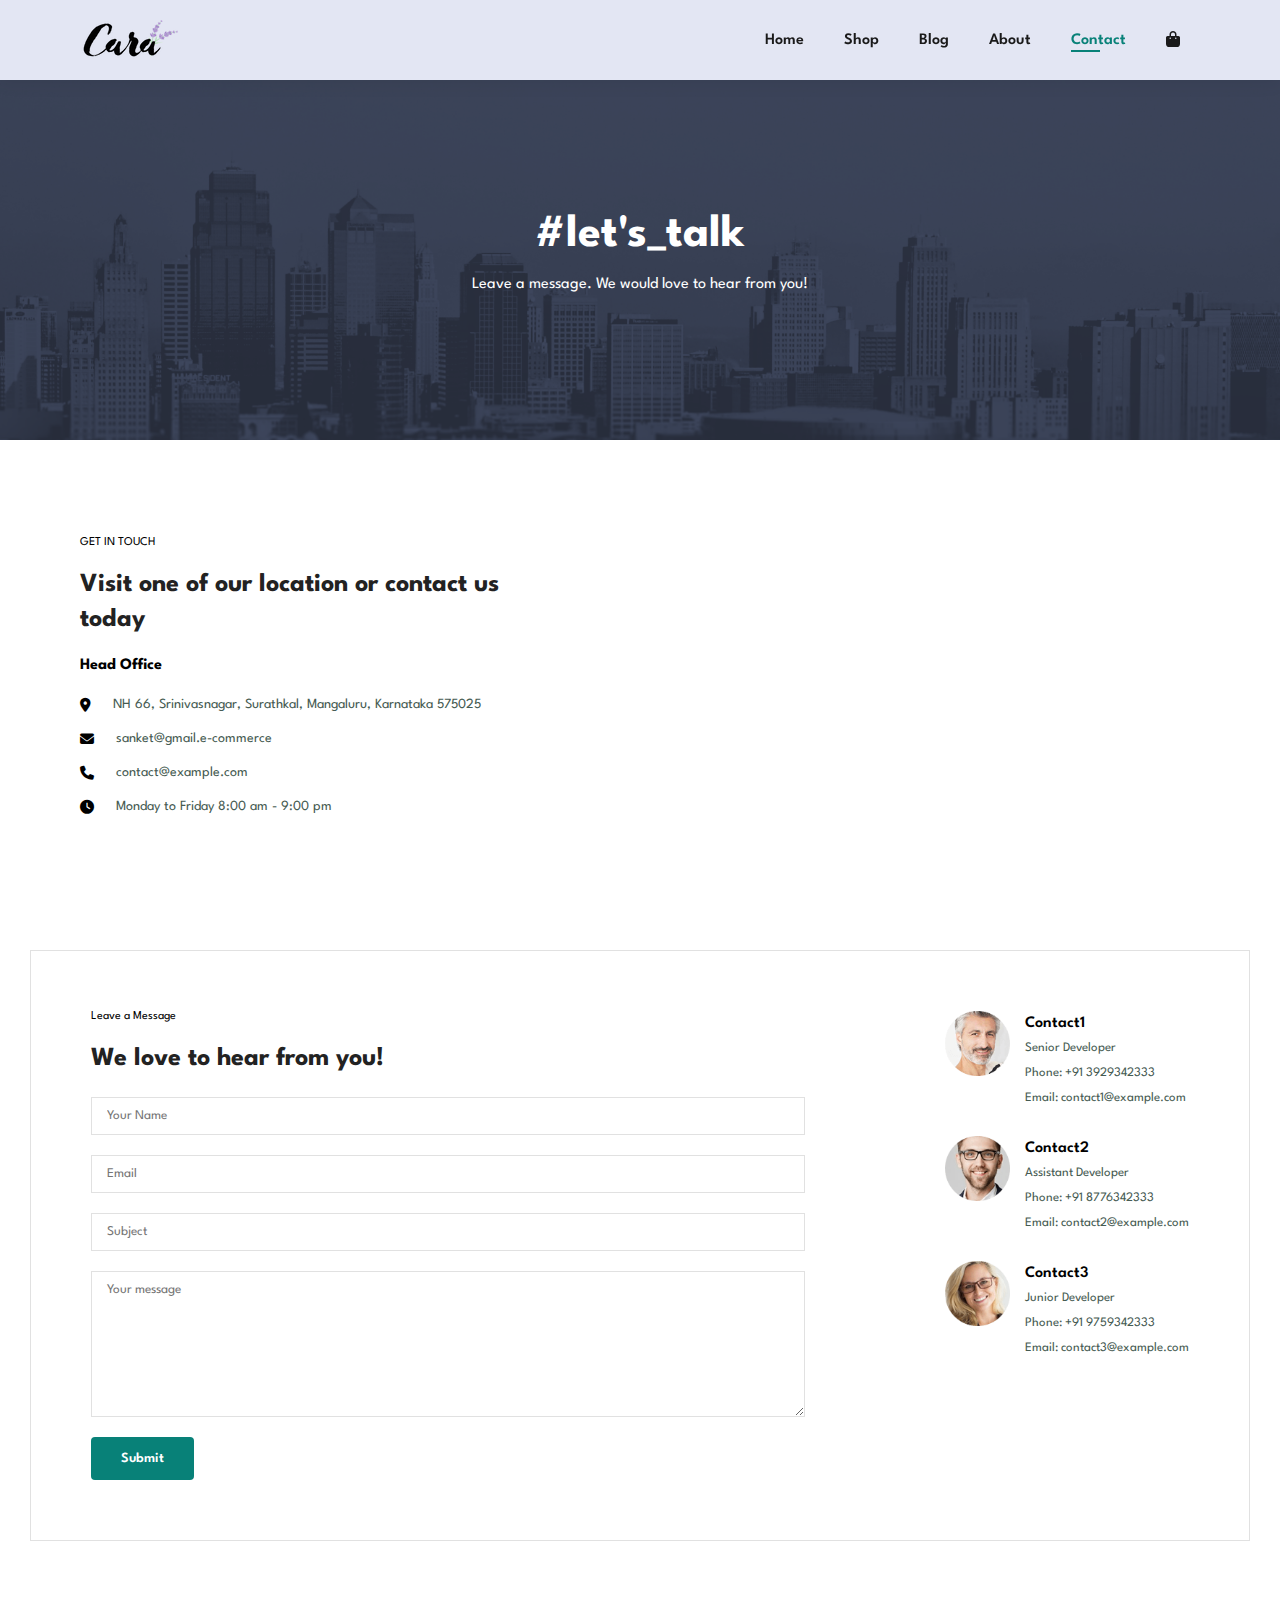
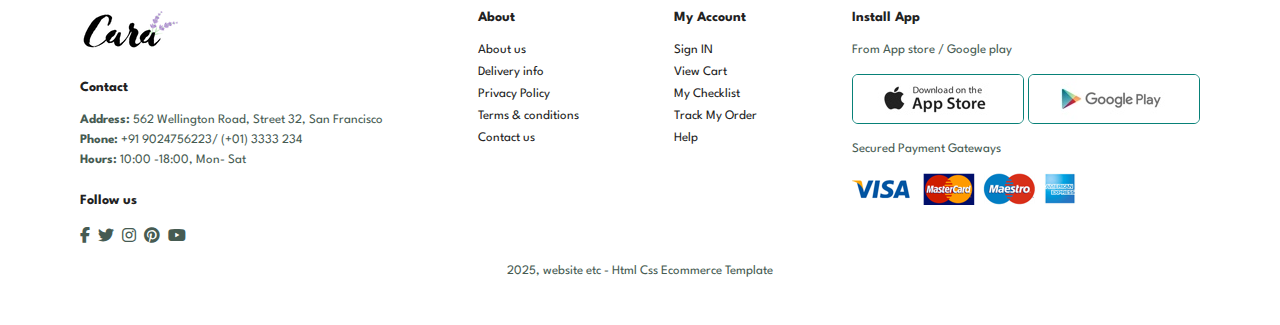
<file: Ecommerce website project/contact.html>
<!-- <!DOCTYPE html>
<html lang="en">
<head>
    <meta charset="UTF-8">
    <meta name="viewport" content="width=device-width, initial-scale=1.0">
    <title>Document</title>
</head>
<body>
     -->
    </body>
    </html>
    <!DOCTYPE html>
    <html lang="en">
    
        <head>
            <meta charset="UTF-8">
            <meta http-equiv="X-UA-Compatible" content="IE=edge">
            <meta name="viewport" content="width=device-width, initial-scale=1.0">
            <title>e-commerce</title>
            <link rel="stylesheet" href="https://cdnjs.cloudflare.com/ajax/libs/font-awesome/6.7.2/css/all.min.css" />
    
            <link rel="stylesheet" href="style.css">
        </head>
    
        <body>
    
            <section id="header">
                <a href="#"><img src="../Build-and-Deploy-Ecommerce-Website-main/img/logo.png" alt=""></a>
    
                <div>
                    <ul id="navbar">
                        <li><a href="index.html">Home</a></li>
                        <li><a href="shop.html">Shop</a></li>
                        <li><a href="blog.html">Blog</a></li>
                        <li><a href="about.html">About</a></li>
                        <li><a class="active" href="contact.html">Contact</a></li>
                        <li id="lg-bag"><a href="cart.html"><i class="fa-solid fa-bag-shopping"></i></a></li>
                        <a href="#" id="close" ><i class="fa-solid fa-xmark"></i></a>
                    </ul>
                </div>
                <div id="mobile">
                    <a href="cart.html"><i class="fa-solid fa-bag-shopping"></i></a>
                    <i id="bar" class="fas fa-outdent"></i>
                </div>
            </section>
    
            <section id="page-header" class="contact-header">
                
                <h2>#let's_talk</h2>
                
                <p>Leave a message. We would love to hear from you!</p>
                
            </section>
            
            <section id="contact-details" class="section-p1">
                <div class="details">
                    <span>GET IN TOUCH</span>
                    <h2>Visit one of our location or contact us today</h2>
                    <h3>Head Office</h3>
                    <div>
                        <li>
                            <i class="fa-solid fa-location-dot"></i>
                            <p>NH 66, Srinivasnagar, Surathkal, Mangaluru, Karnataka 575025</p>
                        </li>
                        <li>
                            <i class="fa-solid fa-envelope"></i>
                            <p>sanket@gmail.e-commerce</p>
                        </li>
                        <li>
                            <i class="fa-solid fa-phone"></i>
                            <p>contact@example.com</p>
                        </li>
                        <li>
                            <i class="fa-solid fa-clock"></i>
                            <p>Monday to Friday 8:00 am - 9:00 pm</p>
                        </li>
                    </div>
                </div>
                <div class="map">
                    <iframe src="https://www.google.com/maps/embed?pb=!1m18!1m12!1m3!1d13568.816775087293!2d74.79262803774974!3d13.009303246415099!2m3!1f0!2f0!3f0!3m2!1i1024!2i768!4f13.1!3m3!1m2!1s0x3ba35211b768ac8f%3A0x6b1144ac2d5dadf3!2sNIT%20Karnataka!5e0!3m2!1sen!2sin!4v1742926866767!5m2!1sen!2sin" width="600" height="450" style="border:0;" allowfullscreen="" loading="lazy" referrerpolicy="no-referrer-when-downgrade"></iframe>
                </div>
            </section>

            <section id="form-details">
                <form action="">
                    <span>Leave a Message</span>
                    <h2>We love to hear from you!</h2>
                    <input type="text" placeholder="Your Name">
                    <input type="text" placeholder="Email">
                    <input type="text" placeholder="Subject">
                    <textarea name="" id="" cols="30" rows="10" placeholder="Your message"></textarea>
                    <button class="normal">Submit</button>
                </form>
                <div class="people">
                    <div>
                        <img src="../Build-and-Deploy-Ecommerce-Website-main/img/people/1.png" alt="">
                        <p><span>Contact1</span> Senior Developer <br>Phone: +91 3929342333 <br>Email: contact1@example.com</p>
                    </div>
                    <div>
                        <img src="../Build-and-Deploy-Ecommerce-Website-main/img/people/2.png" alt="">
                        <p><span>Contact2</span> Assistant Developer <br>Phone: +91 8776342333 <br>Email: contact2@example.com</p>
                    </div>
                    <div>
                        <img src="../Build-and-Deploy-Ecommerce-Website-main/img/people/3.png" alt="">
                        <p><span>Contact3</span> Junior Developer <br>Phone: +91 9759342333 <br>Email: contact3@example.com</p>
                    </div>
                </div>
            </section>

            <footer class="section-p1">
                <div class="col">
                    <img class="logo" src="../Build-and-Deploy-Ecommerce-Website-main/img/logo.png" >
                    <h4>Contact</h4>
                    <p><strong>Address: </strong>562 Wellington Road, Street 32, San Francisco </p>
                    <p><strong>Phone: </strong>+91 9024756223/ (+01) 3333 234 </p>
                    <p><strong>Hours: </strong> 10:00 -18:00, Mon- Sat</p>
                    <div class="follow">
                        <h4>Follow us</h4>
                        <div class="icon">
                            <i class="fab fa-facebook-f"></i>
                            <i class="fab fa-twitter"></i>
                            <i class="fab fa-instagram"></i>
                            <i class="fab fa-pinterest"></i>
                            <i class="fab fa-youtube"></i>
                        </div>
                    </div>
                </div>
                <div class="col">
                    <h4>About</h4>
                    <a href="#">About us</a>
                    <a href="#">Delivery info</a>
                    <a href="#">Privacy Policy</a>
                    <a href="#">Terms & conditions</a>
                    <a href="#">Contact us</a>
                </div>
                <div class="col">
                    <h4>My Account</h4>
                    <a href="#">Sign IN</a>
                    <a href="#">View Cart</a>
                    <a href="#">My Checklist</a>
                    <a href="#">Track My Order</a>
                    <a href="#">Help</a>
                </div>
                <div class="col install">
                    <h4>Install App</h4>
                    <p>From App store / Google play </p>
                    <div class="row">
                        <img src="../Build-and-Deploy-Ecommerce-Website-main/img/pay/app.jpg" alt="">
                        <img src="../Build-and-Deploy-Ecommerce-Website-main/img/pay/play.jpg" alt="">
                    </div>
                    <p>Secured Payment Gateways</p>
                    <img src="../Build-and-Deploy-Ecommerce-Website-main/img/pay/pay.png" alt="">
                </div>
                <div class="copyright">
                    <p> 2025, website etc - Html Css Ecommerce Template</p>
                </div>
            </footer>
    
            <script src="script.js"></script>
        </body>
    
    </html>
</file>
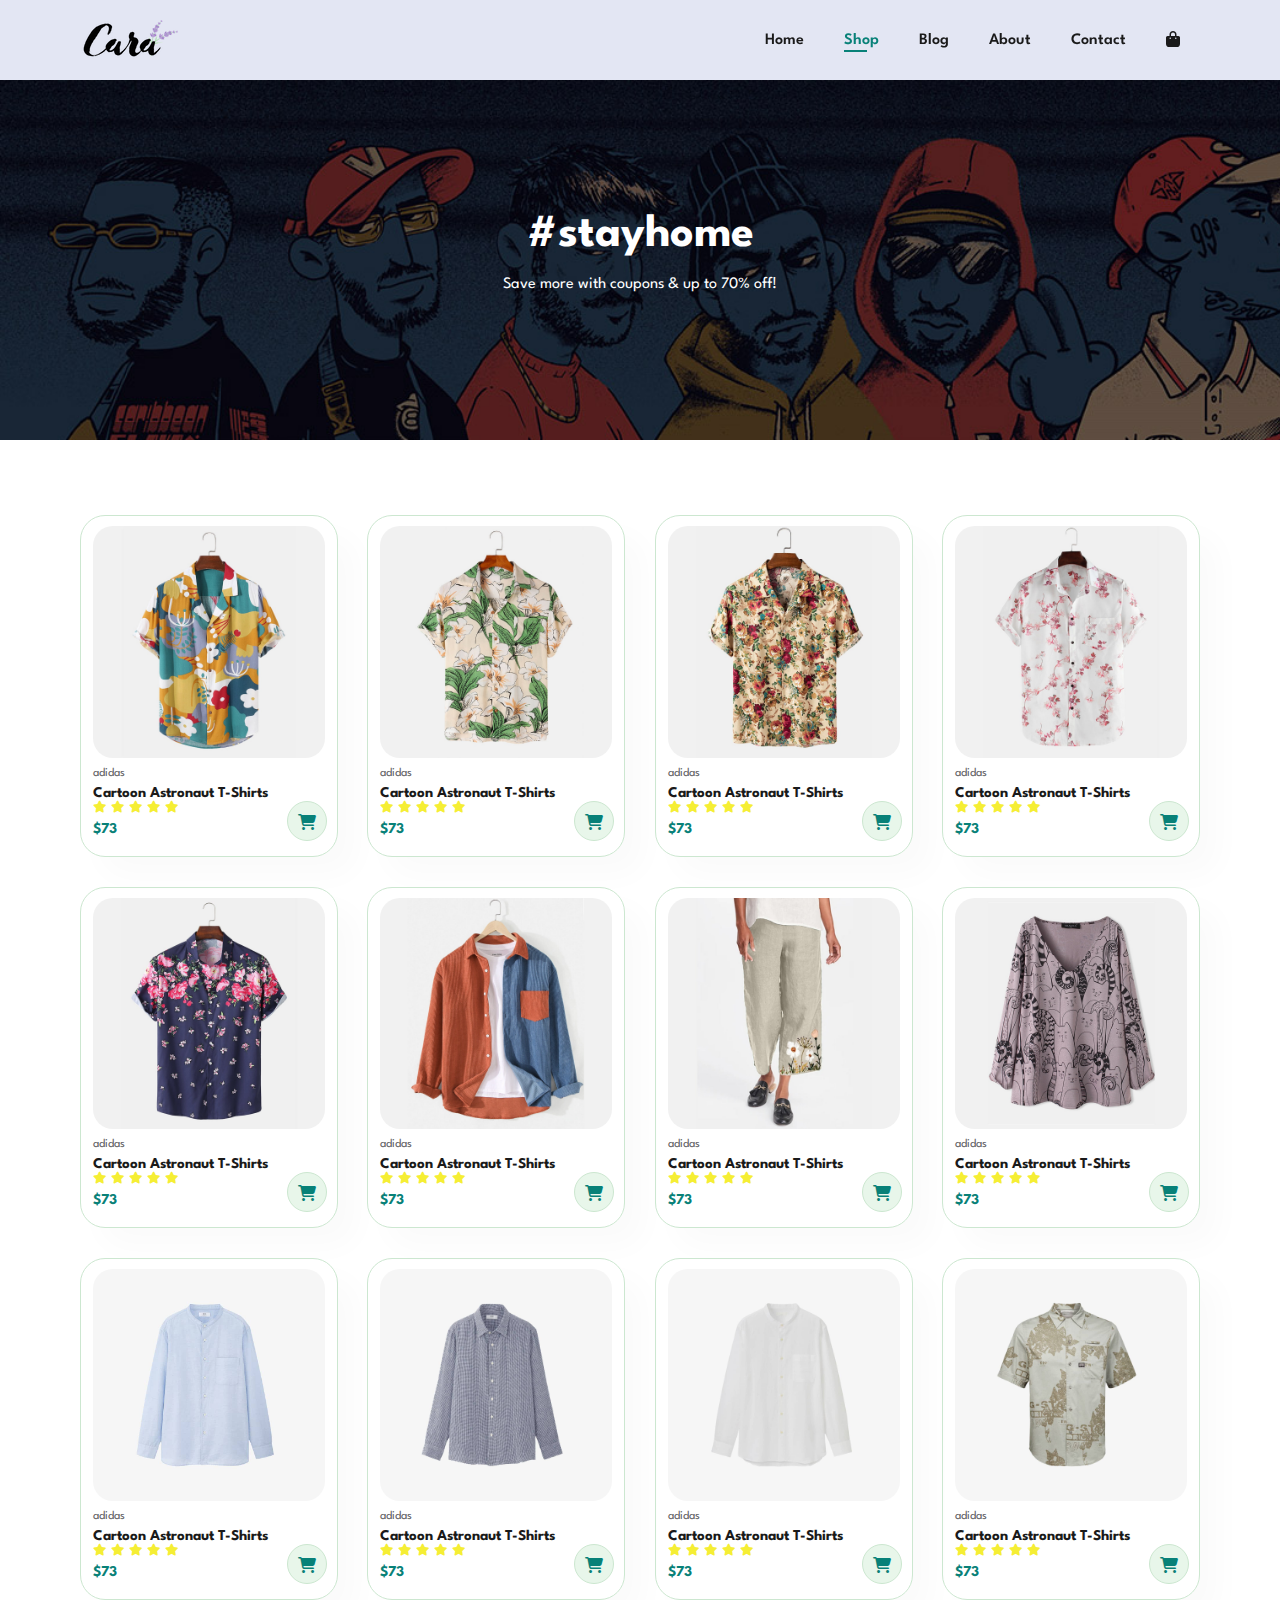
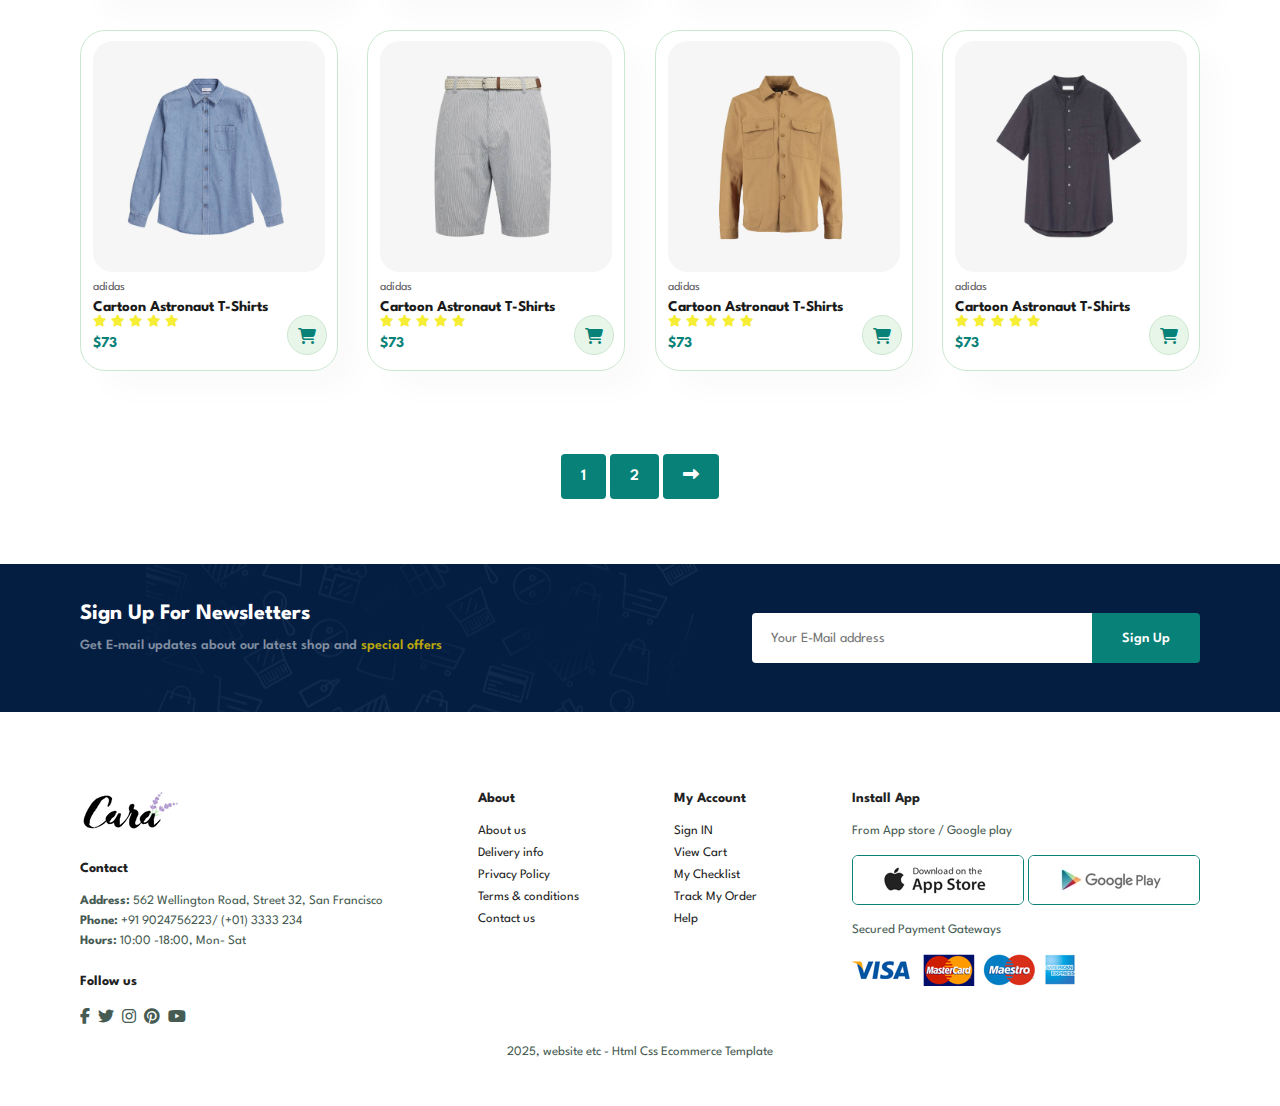
<file: Ecommerce website project/shop.html>
<!-- <!DOCTYPE html>
<html lang="en">
<head>
    <meta charset="UTF-8">
    <meta name="viewport" content="width=device-width, initial-scale=1.0">
    <title>Document</title>
</head>
<body>
     -->
    </body>
    </html>
    <!DOCTYPE html>
    <html lang="en">
    
        <head>
            <meta charset="UTF-8">
            <meta http-equiv="X-UA-Compatible" content="IE=edge">
            <meta name="viewport" content="width=device-width, initial-scale=1.0">
            <title>e-commerce</title>
            <link rel="stylesheet" href="https://cdnjs.cloudflare.com/ajax/libs/font-awesome/6.7.2/css/all.min.css" />
    
            <link rel="stylesheet" href="style.css">
        </head>
    
        <body>
    
            <section id="header">
                <a href="#"><img src="../Build-and-Deploy-Ecommerce-Website-main/img/logo.png" alt=""></a>
    
                <div>
                    <ul id="navbar">
                        <li><a href="index.html">Home</a></li>
                        <li><a class="active" href="shop.html">Shop</a></li>
                        <li><a href="blog.html">Blog</a></li>
                        <li><a href="about.html">About</a></li>
                        <li><a href="contact.html">Contact</a></li>
                        <li id="lg-bag"><a href="cart.html"><i class="fa-solid fa-bag-shopping"></i></a></li>
                        <a href="#" id="close" ><i class="fa-solid fa-xmark"></i></a>
                    </ul>
                </div>
                <div id="mobile">
                    <a href="cart.html"><i class="fa-solid fa-bag-shopping"></i></a>
                    <i id="bar" class="fas fa-outdent"></i>
                </div>
            </section>
    
            <section id="page-header" class="shop-header">
                
                <h2>#stayhome</h2>
                
                <p>Save more with coupons & up to 70% off!</p>
                
            </section>
    
            <section id="product1" class="section-p1">
                
                <div class="pro-container">
                    <div class="pro" onclick="window.location.href='single_product.html';">
                        <img src="../Build-and-Deploy-Ecommerce-Website-main/img/products/f1.jpg" alt="">
                        <div class="des">
                            <span>adidas</span>
                            <h5>Cartoon Astronaut T-Shirts</h5>
                            <div class="stars">
                                <i class="fas fa-star"></i>
                                <i class="fas fa-star"></i>
                                <i class="fas fa-star"></i>
                                <i class="fas fa-star"></i>
                                <i class="fas fa-star"></i>
                            </div>
                            <h4>$73</h4>
                            
                        </div>
                        <a href="#"><i class="fa fa-shopping-cart cart"></i></a>
                    </div>
                    <div class="pro">
                        <img src="../Build-and-Deploy-Ecommerce-Website-main/img/products/f2.jpg" alt="">
                        <div class="des">
                            <span>adidas</span>
                            <h5>Cartoon Astronaut T-Shirts</h5>
                            <div class="stars">
                                <i class="fas fa-star"></i>
                                <i class="fas fa-star"></i>
                                <i class="fas fa-star"></i>
                                <i class="fas fa-star"></i>
                                <i class="fas fa-star"></i>
                            </div>
                            <h4>$73</h4>
                            
                        </div>
                        <a href="#"><i class="fa fa-shopping-cart cart"></i></a>
                    </div>
                    <div class="pro">
                        <img src="../Build-and-Deploy-Ecommerce-Website-main/img/products/f3.jpg" alt="">
                        <div class="des">
                            <span>adidas</span>
                            <h5>Cartoon Astronaut T-Shirts</h5>
                            <div class="stars">
                                <i class="fas fa-star"></i>
                                <i class="fas fa-star"></i>
                                <i class="fas fa-star"></i>
                                <i class="fas fa-star"></i>
                                <i class="fas fa-star"></i>
                            </div>
                            <h4>$73</h4>
                            
                        </div>
                        <a href="#"><i class="fa fa-shopping-cart cart"></i></a>
                    </div>
                    <div class="pro">
                        <img src="../Build-and-Deploy-Ecommerce-Website-main/img/products/f4.jpg" alt="">
                        <div class="des">
                            <span>adidas</span>
                            <h5>Cartoon Astronaut T-Shirts</h5>
                            <div class="stars">
                                <i class="fas fa-star"></i>
                                <i class="fas fa-star"></i>
                                <i class="fas fa-star"></i>
                                <i class="fas fa-star"></i>
                                <i class="fas fa-star"></i>
                            </div>
                            <h4>$73</h4>
                            
                        </div>
                        <a href="#"><i class="fa fa-shopping-cart cart"></i></a>
                    </div>
                    <div class="pro">
                        <img src="../Build-and-Deploy-Ecommerce-Website-main/img/products/f5.jpg" alt="">
                        <div class="des">
                            <span>adidas</span>
                            <h5>Cartoon Astronaut T-Shirts</h5>
                            <div class="stars">
                                <i class="fas fa-star"></i>
                                <i class="fas fa-star"></i>
                                <i class="fas fa-star"></i>
                                <i class="fas fa-star"></i>
                                <i class="fas fa-star"></i>
                            </div>
                            <h4>$73</h4>
                            
                        </div>
                        <a href="#"><i class="fa fa-shopping-cart cart"></i></a>
                    </div>
                    <div class="pro">
                        <img src="../Build-and-Deploy-Ecommerce-Website-main/img/products/f6.jpg" alt="">
                        <div class="des">
                            <span>adidas</span>
                            <h5>Cartoon Astronaut T-Shirts</h5>
                            <div class="stars">
                                <i class="fas fa-star"></i>
                                <i class="fas fa-star"></i>
                                <i class="fas fa-star"></i>
                                <i class="fas fa-star"></i>
                                <i class="fas fa-star"></i>
                            </div>
                            <h4>$73</h4>
                            
                        </div>
                        <a href="#"><i class="fa fa-shopping-cart cart"></i></a>
                    </div>
                    <div class="pro">
                        <img src="../Build-and-Deploy-Ecommerce-Website-main/img/products/f7.jpg" alt="">
                        <div class="des">
                            <span>adidas</span>
                            <h5>Cartoon Astronaut T-Shirts</h5>
                            <div class="stars">
                                <i class="fas fa-star"></i>
                                <i class="fas fa-star"></i>
                                <i class="fas fa-star"></i>
                                <i class="fas fa-star"></i>
                                <i class="fas fa-star"></i>
                            </div>
                            <h4>$73</h4>
                            
                        </div>
                        <a href="#"><i class="fa fa-shopping-cart cart"></i></a>
                    </div>
                    <div class="pro">
                        <img src="../Build-and-Deploy-Ecommerce-Website-main/img/products/f8.jpg" alt="">
                        <div class="des">
                            <span>adidas</span>
                            <h5>Cartoon Astronaut T-Shirts</h5>
                            <div class="stars">
                                <i class="fas fa-star"></i>
                                <i class="fas fa-star"></i>
                                <i class="fas fa-star"></i>
                                <i class="fas fa-star"></i>
                                <i class="fas fa-star"></i>
                            </div>
                            <h4>$73</h4>
                            
                        </div>
                        <a href="#"><i class="fa fa-shopping-cart cart"></i></a>
                    </div>
               
                    <div class="pro">
                        <img src="../Build-and-Deploy-Ecommerce-Website-main/img/products/n1.jpg" alt="">
                        <div class="des">
                            <span>adidas</span>
                            <h5>Cartoon Astronaut T-Shirts</h5>
                            <div class="stars">
                                <i class="fas fa-star"></i>
                                <i class="fas fa-star"></i>
                                <i class="fas fa-star"></i>
                                <i class="fas fa-star"></i>
                                <i class="fas fa-star"></i>
                            </div>
                            <h4>$73</h4>
                            
                        </div>
                        <a href="#"><i class="fa fa-shopping-cart cart"></i></a>
                    </div>
                    <div class="pro">
                        <img src="../Build-and-Deploy-Ecommerce-Website-main/img/products/n2.jpg" alt="">
                        <div class="des">
                            <span>adidas</span>
                            <h5>Cartoon Astronaut T-Shirts</h5>
                            <div class="stars">
                                <i class="fas fa-star"></i>
                                <i class="fas fa-star"></i>
                                <i class="fas fa-star"></i>
                                <i class="fas fa-star"></i>
                                <i class="fas fa-star"></i>
                            </div>
                            <h4>$73</h4>
                            
                        </div>
                        <a href="#"><i class="fa fa-shopping-cart cart"></i></a>
                    </div>
                    <div class="pro">
                        <img src="../Build-and-Deploy-Ecommerce-Website-main/img/products/n3.jpg" alt="">
                        <div class="des">
                            <span>adidas</span>
                            <h5>Cartoon Astronaut T-Shirts</h5>
                            <div class="stars">
                                <i class="fas fa-star"></i>
                                <i class="fas fa-star"></i>
                                <i class="fas fa-star"></i>
                                <i class="fas fa-star"></i>
                                <i class="fas fa-star"></i>
                            </div>
                            <h4>$73</h4>
                            
                        </div>
                        <a href="#"><i class="fa fa-shopping-cart cart"></i></a>
                    </div>
                    <div class="pro">
                        <img src="../Build-and-Deploy-Ecommerce-Website-main/img/products/n4.jpg" alt="">
                        <div class="des">
                            <span>adidas</span>
                            <h5>Cartoon Astronaut T-Shirts</h5>
                            <div class="stars">
                                <i class="fas fa-star"></i>
                                <i class="fas fa-star"></i>
                                <i class="fas fa-star"></i>
                                <i class="fas fa-star"></i>
                                <i class="fas fa-star"></i>
                            </div>
                            <h4>$73</h4>
                            
                        </div>
                        <a href="#"><i class="fa fa-shopping-cart cart"></i></a>
                    </div>
                    <div class="pro">
                        <img src="../Build-and-Deploy-Ecommerce-Website-main/img/products/n5.jpg" alt="">
                        <div class="des">
                            <span>adidas</span>
                            <h5>Cartoon Astronaut T-Shirts</h5>
                            <div class="stars">
                                <i class="fas fa-star"></i>
                                <i class="fas fa-star"></i>
                                <i class="fas fa-star"></i>
                                <i class="fas fa-star"></i>
                                <i class="fas fa-star"></i>
                            </div>
                            <h4>$73</h4>
                            
                        </div>
                        <a href="#"><i class="fa fa-shopping-cart cart"></i></a>
                    </div>
                    <div class="pro">
                        <img src="../Build-and-Deploy-Ecommerce-Website-main/img/products/n6.jpg" alt="">
                        <div class="des">
                            <span>adidas</span>
                            <h5>Cartoon Astronaut T-Shirts</h5>
                            <div class="stars">
                                <i class="fas fa-star"></i>
                                <i class="fas fa-star"></i>
                                <i class="fas fa-star"></i>
                                <i class="fas fa-star"></i>
                                <i class="fas fa-star"></i>
                            </div>
                            <h4>$73</h4>
                            
                        </div>
                        <a href="#"><i class="fa fa-shopping-cart cart"></i></a>
                    </div>
                    <div class="pro">
                        <img src="../Build-and-Deploy-Ecommerce-Website-main/img/products/n7.jpg" alt="">
                        <div class="des">
                            <span>adidas</span>
                            <h5>Cartoon Astronaut T-Shirts</h5>
                            <div class="stars">
                                <i class="fas fa-star"></i>
                                <i class="fas fa-star"></i>
                                <i class="fas fa-star"></i>
                                <i class="fas fa-star"></i>
                                <i class="fas fa-star"></i>
                            </div>
                            <h4>$73</h4>
                            
                        </div>
                        <a href="#"><i class="fa fa-shopping-cart cart"></i></a>
                    </div>
                    <div class="pro">
                        <img src="../Build-and-Deploy-Ecommerce-Website-main/img/products/n8.jpg" alt="">
                        <div class="des">
                            <span>adidas</span>
                            <h5>Cartoon Astronaut T-Shirts</h5>
                            <div class="stars">
                                <i class="fas fa-star"></i>
                                <i class="fas fa-star"></i>
                                <i class="fas fa-star"></i>
                                <i class="fas fa-star"></i>
                                <i class="fas fa-star"></i>
                            </div>
                            <h4>$73</h4>
                            
                        </div>
                        <a href="#"><i class="fa fa-shopping-cart cart"></i></a>
                    </div>
                </div>
    
            </section>
    
            <section id="pagination" class="section-p1">
                <a href="#">1</a>
                <a href="#">2</a>
                <a href="#"><i class="fas fa-long-arrow-alt-right"></i></a>
            </section>

            <section id="newsletter" class="section-p1 section-m1">
                <div class="newstext">
                    <h4>Sign Up For Newsletters</h4>
                    <p>Get E-mail updates about our latest shop and <span>special offers</span> </p>
                </div>
                <div class="form">
                    <input type="text" placeholder="Your E-Mail address">
                    <button class="normal">Sign Up</button>
                </div>
            </section>
            
            <footer class="section-p1">
                <div class="col">
                    <img class="logo" src="../Build-and-Deploy-Ecommerce-Website-main/img/logo.png" >
                    <h4>Contact</h4>
                    <p><strong>Address: </strong>562 Wellington Road, Street 32, San Francisco </p>
                    <p><strong>Phone: </strong>+91 9024756223/ (+01) 3333 234 </p>
                    <p><strong>Hours: </strong> 10:00 -18:00, Mon- Sat</p>
                    <div class="follow">
                        <h4>Follow us</h4>
                        <div class="icon">
                            <i class="fab fa-facebook-f"></i>
                            <i class="fab fa-twitter"></i>
                            <i class="fab fa-instagram"></i>
                            <i class="fab fa-pinterest"></i>
                            <i class="fab fa-youtube"></i>
                        </div>
                    </div>
                </div>
                <div class="col">
                    <h4>About</h4>
                    <a href="#">About us</a>
                    <a href="#">Delivery info</a>
                    <a href="#">Privacy Policy</a>
                    <a href="#">Terms & conditions</a>
                    <a href="#">Contact us</a>
                </div>
                <div class="col">
                    <h4>My Account</h4>
                    <a href="#">Sign IN</a>
                    <a href="#">View Cart</a>
                    <a href="#">My Checklist</a>
                    <a href="#">Track My Order</a>
                    <a href="#">Help</a>
                </div>
                <div class="col install">
                    <h4>Install App</h4>
                    <p>From App store / Google play </p>
                    <div class="row">
                        <img src="../Build-and-Deploy-Ecommerce-Website-main/img/pay/app.jpg" alt="">
                        <img src="../Build-and-Deploy-Ecommerce-Website-main/img/pay/play.jpg" alt="">
                    </div>
                    <p>Secured Payment Gateways</p>
                    <img src="../Build-and-Deploy-Ecommerce-Website-main/img/pay/pay.png" alt="">
                </div>
                <div class="copyright">
                    <p> 2025, website etc - Html Css Ecommerce Template</p>
                </div>
            </footer>
    
            <script src="script.js"></script>
        </body>
    
    </html>
</file>
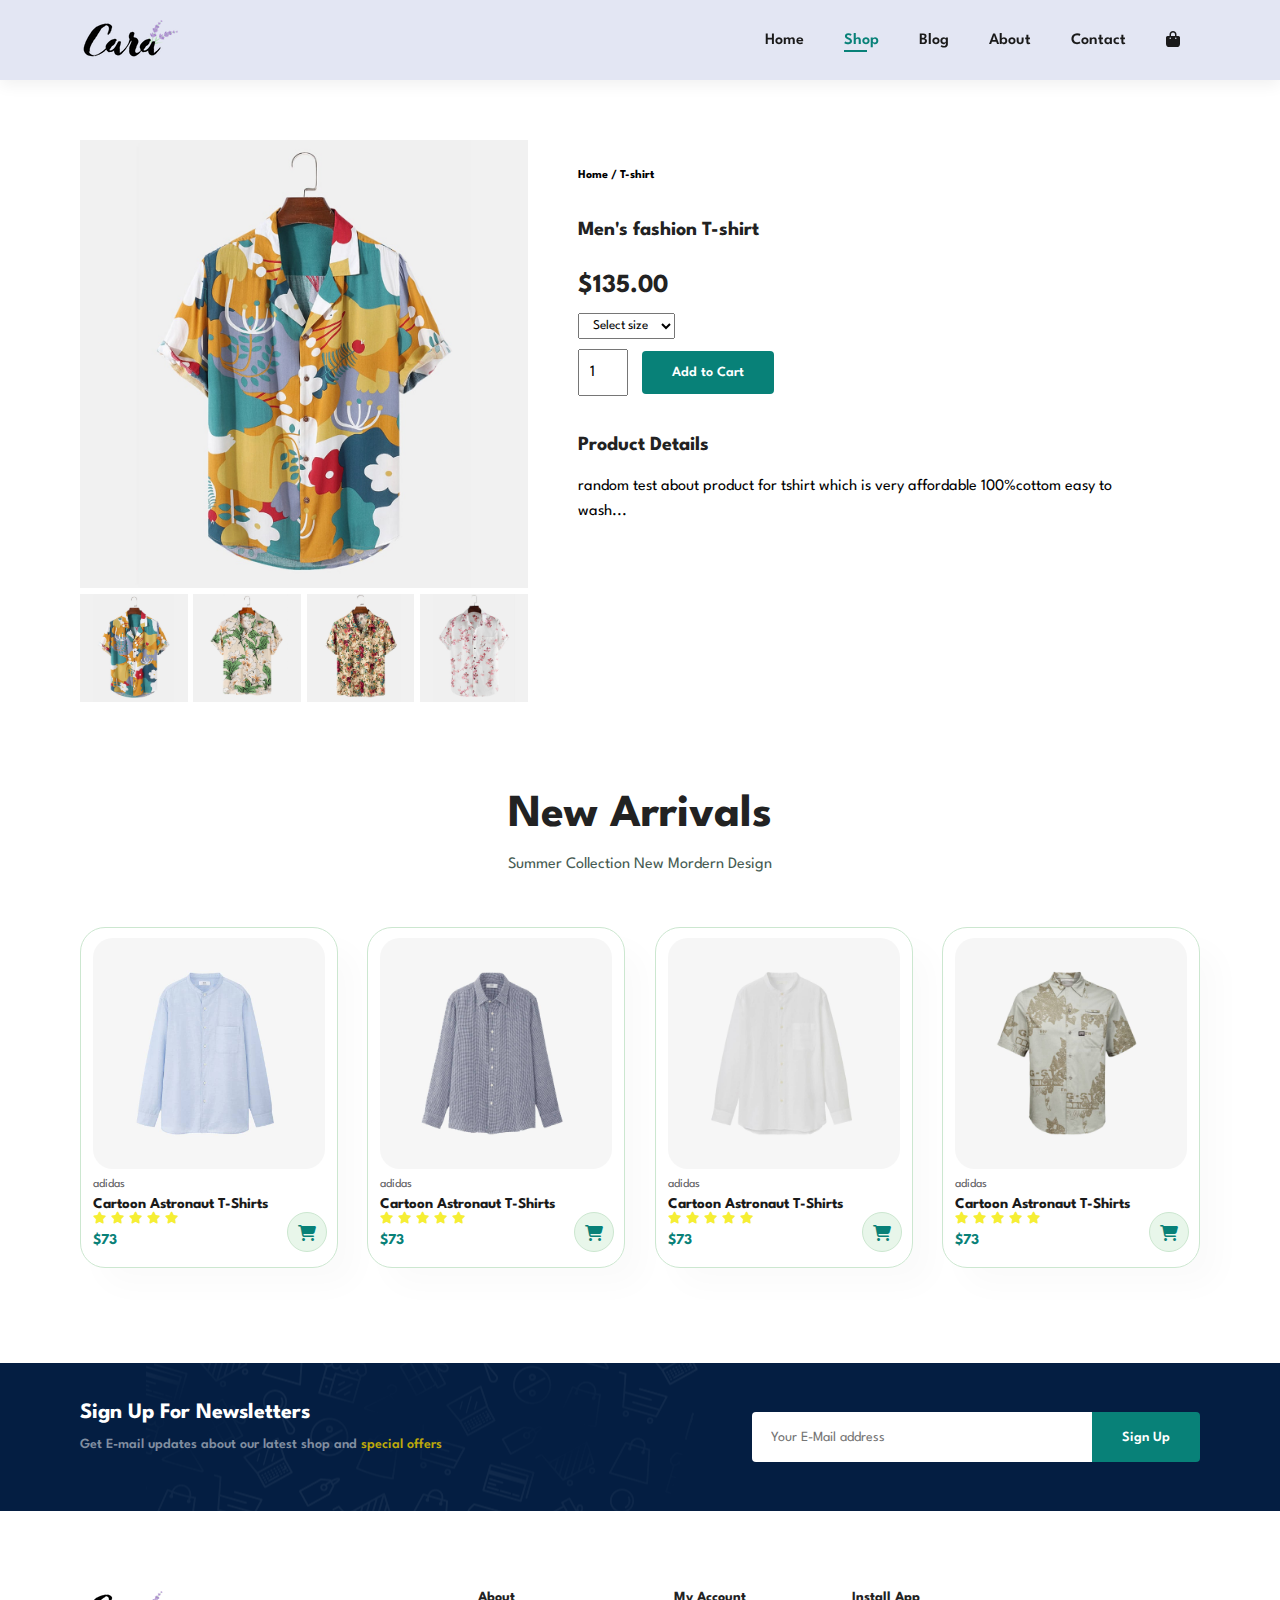
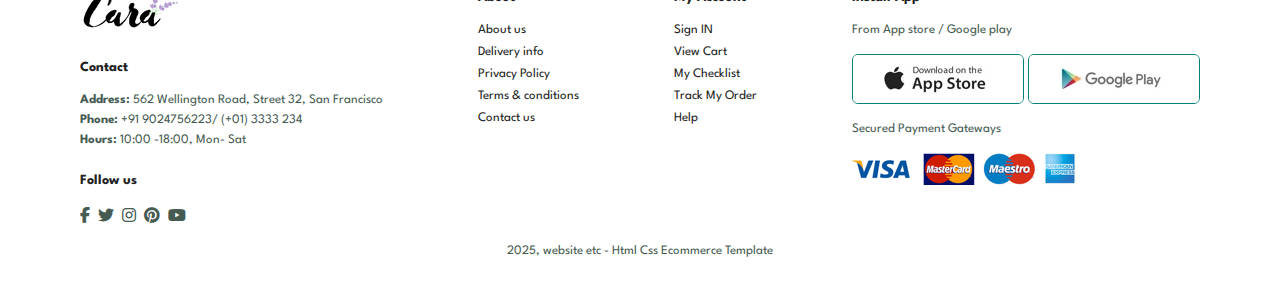
<file: Ecommerce website project/single_product.html>
<!-- <!DOCTYPE html>
<html lang="en">
<head>
    <meta charset="UTF-8">
    <meta name="viewport" content="width=device-width, initial-scale=1.0">
    <title>Document</title>
</head>
<body>
     -->
    </body>
    </html>
    <!DOCTYPE html>
    <html lang="en">
    
        <head>
            <meta charset="UTF-8">
            <meta http-equiv="X-UA-Compatible" content="IE=edge">
            <meta name="viewport" content="width=device-width, initial-scale=1.0">
            <title>e-commerce</title>
            <link rel="stylesheet" href="https://cdnjs.cloudflare.com/ajax/libs/font-awesome/6.7.2/css/all.min.css" />
    
            <link rel="stylesheet" href="style.css">
        </head>
    
        <body>
    
            <section id="header">
                <a href="#"><img src="../Build-and-Deploy-Ecommerce-Website-main/img/logo.png" alt=""></a>
    
                <div>
                    <ul id="navbar">
                        <li><a href="index.html">Home</a></li>
                        <li><a class="active" href="shop.html">Shop</a></li>
                        <li><a href="blog.html">Blog</a></li>
                        <li><a href="about.html">About</a></li>
                        <li><a href="contact.html">Contact</a></li>
                        <li id="lg-bag"><a href="cart.html"><i class="fa-solid fa-bag-shopping"></i></a></li>
                        <a href="#" id="close" ><i class="fa-solid fa-xmark"></i></a>
                    </ul>
                </div>
                <div id="mobile">
                    <a href="cart.html"><i class="fa-solid fa-bag-shopping"></i></a>
                    <i id="bar" class="fas fa-outdent"></i>
                </div>
            </section>
            
            <section id="prodetails" class="section-p1">
                <div class="single-pro-image">
                    <img src="../Build-and-Deploy-Ecommerce-Website-main/img/products/f1.jpg" width="100%" id="MainImg" alt="">
                    
                    <div class="small-img-group">
                        <div class="small-img-col">
                            <img src="../Build-and-Deploy-Ecommerce-Website-main/img/products/f1.jpg" width="100%" class="small-img" alt="">
                        </div>
                        <div class="small-img-col">
                            <img src="../Build-and-Deploy-Ecommerce-Website-main/img/products/f2.jpg" width="100%" class="small-img" alt="">
                        </div>
                        <div class="small-img-col">
                            <img src="../Build-and-Deploy-Ecommerce-Website-main/img/products/f3.jpg" width="100%" class="small-img" alt="">
                        </div>
                        <div class="small-img-col">
                            <img src="../Build-and-Deploy-Ecommerce-Website-main/img/products/f4.jpg" width="100%" class="small-img" alt="">
                        </div>
                    </div>
                </div>
                <div class="single-pro-details">
                    <h6>Home / T-shirt</h6>
                    <h4>Men's fashion T-shirt</h4>
                    <h2>$135.00</h2>
                    <select >
                        <option >Select size</option>
                        <option>S</option>
                        <option>M</option>
                        <option>L</option>
                        <option>XL</option>
                        <option>XXl</option>
                    </select>
                    <input type="number" value="1">
                    <button class="normal">Add to Cart</button>
                    <h4>Product Details</h4>
                    <span>random test about product for tshirt which is very affordable 100%cottom easy to wash...</span>
                </div>
            </section>

            <section id="product1" class="section-p1">
                <h2>New Arrivals</h2>
                <p>Summer Collection New Mordern Design</p>
                <div class="pro-container">
                    <div class="pro">
                        <img src="../Build-and-Deploy-Ecommerce-Website-main/img/products/n1.jpg" alt="">
                        <div class="des">
                            <span>adidas</span>
                            <h5>Cartoon Astronaut T-Shirts</h5>
                            <div class="stars">
                                <i class="fas fa-star"></i>
                                <i class="fas fa-star"></i>
                                <i class="fas fa-star"></i>
                                <i class="fas fa-star"></i>
                                <i class="fas fa-star"></i>
                            </div>
                            <h4>$73</h4>
                            
                        </div>
                        <a href="#"><i class="fa fa-shopping-cart cart"></i></a>
                    </div>
                    <div class="pro">
                        <img src="../Build-and-Deploy-Ecommerce-Website-main/img/products/n2.jpg" alt="">
                        <div class="des">
                            <span>adidas</span>
                            <h5>Cartoon Astronaut T-Shirts</h5>
                            <div class="stars">
                                <i class="fas fa-star"></i>
                                <i class="fas fa-star"></i>
                                <i class="fas fa-star"></i>
                                <i class="fas fa-star"></i>
                                <i class="fas fa-star"></i>
                            </div>
                            <h4>$73</h4>
                            
                        </div>
                        <a href="#"><i class="fa fa-shopping-cart cart"></i></a>
                    </div>
                    <div class="pro">
                        <img src="../Build-and-Deploy-Ecommerce-Website-main/img/products/n3.jpg" alt="">
                        <div class="des">
                            <span>adidas</span>
                            <h5>Cartoon Astronaut T-Shirts</h5>
                            <div class="stars">
                                <i class="fas fa-star"></i>
                                <i class="fas fa-star"></i>
                                <i class="fas fa-star"></i>
                                <i class="fas fa-star"></i>
                                <i class="fas fa-star"></i>
                            </div>
                            <h4>$73</h4>
                            
                        </div>
                        <a href="#"><i class="fa fa-shopping-cart cart"></i></a>
                    </div>
                    <div class="pro">
                        <img src="../Build-and-Deploy-Ecommerce-Website-main/img/products/n4.jpg" alt="">
                        <div class="des">
                            <span>adidas</span>
                            <h5>Cartoon Astronaut T-Shirts</h5>
                            <div class="stars">
                                <i class="fas fa-star"></i>
                                <i class="fas fa-star"></i>
                                <i class="fas fa-star"></i>
                                <i class="fas fa-star"></i>
                                <i class="fas fa-star"></i>
                            </div>
                            <h4>$73</h4>
                            
                        </div>
                        <a href="#"><i class="fa fa-shopping-cart cart"></i></a>
                    </div>
                    
                </div>
    
            </section>

            <section id="newsletter" class="section-p1 section-m1">
                <div class="newstext">
                    <h4>Sign Up For Newsletters</h4>
                    <p>Get E-mail updates about our latest shop and <span>special offers</span> </p>
                </div>
                <div class="form">
                    <input type="text" placeholder="Your E-Mail address">
                    <button class="normal">Sign Up</button>
                </div>
            </section>
            
            <footer class="section-p1">
                <div class="col">
                    <img class="logo" src="../Build-and-Deploy-Ecommerce-Website-main/img/logo.png" >
                    <h4>Contact</h4>
                    <p><strong>Address: </strong>562 Wellington Road, Street 32, San Francisco </p>
                    <p><strong>Phone: </strong>+91 9024756223/ (+01) 3333 234 </p>
                    <p><strong>Hours: </strong> 10:00 -18:00, Mon- Sat</p>
                    <div class="follow">
                        <h4>Follow us</h4>
                        <div class="icon">
                            <i class="fab fa-facebook-f"></i>
                            <i class="fab fa-twitter"></i>
                            <i class="fab fa-instagram"></i>
                            <i class="fab fa-pinterest"></i>
                            <i class="fab fa-youtube"></i>
                        </div>
                    </div>
                </div>
                <div class="col">
                    <h4>About</h4>
                    <a href="#">About us</a>
                    <a href="#">Delivery info</a>
                    <a href="#">Privacy Policy</a>
                    <a href="#">Terms & conditions</a>
                    <a href="#">Contact us</a>
                </div>
                <div class="col">
                    <h4>My Account</h4>
                    <a href="#">Sign IN</a>
                    <a href="#">View Cart</a>
                    <a href="#">My Checklist</a>
                    <a href="#">Track My Order</a>
                    <a href="#">Help</a>
                </div>
                <div class="col install">
                    <h4>Install App</h4>
                    <p>From App store / Google play </p>
                    <div class="row">
                        <img src="../Build-and-Deploy-Ecommerce-Website-main/img/pay/app.jpg" alt="">
                        <img src="../Build-and-Deploy-Ecommerce-Website-main/img/pay/play.jpg" alt="">
                    </div>
                    <p>Secured Payment Gateways</p>
                    <img src="../Build-and-Deploy-Ecommerce-Website-main/img/pay/pay.png" alt="">
                </div>
                <div class="copyright">
                    <p> 2025, website etc - Html Css Ecommerce Template</p>
                </div>
            </footer>
            
            <script>
                var MainImg = document.getElementById("MainImg");
                var smallimg = document.getElementsByClassName("small-img");

                smallimg[0].onclick = function(){
                    MainImg.src = smallimg[0].src;
                }
                smallimg[1].onclick = function(){
                    MainImg.src = smallimg[1].src;
                }
                smallimg[2].onclick = function(){
                    MainImg.src = smallimg[2].src;
                }
                smallimg[3].onclick = function(){
                    MainImg.src = smallimg[3].src;
                }

            </script>


            <script src="script.js"></script>
        </body>
    
    </html>
</file>
<file: Ecommerce website project/style.css>
@import url("https://fonts.googleapis.com/css2?family=Spartan:wght@100;200;300;400;500;600;700;800;900&display=swap");
* {
  margin: 0;
  padding: 0;
  box-sizing: border-box;
  font-family: "Spartan", sans-serif;
}

html {
  scroll-behavior: smooth;
}

/* Global Styles */

h1 {
  font-size: 50px;
  line-height: 64px;
  color: #222;
}

h2 {
  font-size: 46px;
  line-height: 54px;
  color: #222;
}

h4 {
  font-size: 20px;
  color: #222;
}

h6 {
  font-weight: 700;
  font-size: 12px;
}

p {
  font-size: 16px;
  color: #465b52;
  margin: 15px 0 20px 0;
}

.section-p1 {
  padding: 40px 80px;
}

.section-m1 {
  margin: 40px 0;
}

button.normal{
  font-size: 14px;
  font-weight: 600;
  background-color: #fff;
  padding: 15px 30px;
  color: #000;
  border-radius: 4px;
  cursor: pointer;
  border: none;
  outline: none;
  transition: 0.2s ;
}

button.white{
  font-size: 13px;
  font-weight: 600;
  background-color: transparent;
  padding: 11px 18px;
  color: #fff;
  cursor: pointer;
  border: 1px solid #fff;
  outline: none;
  transition: 0.2s ;
}

body {
  width: 100%;
}   

#header{
    display: flex;
    align-items: center;
    justify-content: space-between;
    background: #e3e6f3;
    padding: 20px 80px;
    box-shadow: 0px 5px 15px rgba(0, 0, 0, 0.06);
    z-index: 999;
    position: sticky;
    top: 0;
    left: 0;
}

#navbar{
    display: flex;
    align-items: center;
    justify-content: center;
}

#navbar li{
    list-style: none;
    padding: 0 20px;
    position: relative;
}

#navbar li a{
    font-size: 16px;
    text-decoration: none;
    font-weight:  600;
    color: #1a1a1a;
    transition: 0.3s ease;
}

#navbar li a:hover,#navbar li a.active{
    color: #088178;
}

#navbar li a.active::after,
#navbar li a:hover::after{
  content: "";
  width: 30%;
  height: 2px;
  background: #088178;
  position: absolute;
  bottom: -4px;
  left: 20px;

}
#mobile {
  display: none;
  align-items: center;
}

#close{
  display: none;
}

#hero{
  background-image: url(../Build-and-Deploy-Ecommerce-Website-main/img/hero4.png);
  height: 90%;
  width: 100%;
  background-size: cover;
  background-position: top 25% right 0%;
  display: flex;
  align-items: flex-start;
  flex-direction: column  ;
  justify-content: center;
  padding: 0px 80px;
}

#hero h4{
  padding-bottom: 15px;
}
#hero h1{
  color: #088178;
}
#hero button{
  background-image: url(../Build-and-Deploy-Ecommerce-Website-main/img/button.png);
  background-color: transparent;
  padding: 14px 80px 14px 65px;
  color: #088178;
  border: 0;
  font-weight: 700;
  background-repeat: no-repeat;
  cursor: pointer;
  font-size: 15px;
}

#feature{
  display: flex;
  justify-content: space-between;
  align-items: center;
  flex-wrap: wrap;
}

#feature .fe-box{
  width: 180px;
  text-align: center;
  padding: 25px 15px;
  box-shadow: 20px 20px 34px rgba(0 , 0, 0, 0.03);
  border: 1px solid #cce7d0;
  border-radius: 4px;
  margin: 15px 0;
}

#feature .fe-box:hover{
  box-shadow: 10px 10px 54px rgba(70 , 62, 221, 0.1);
}

#feature .fe-box img{
  width: 100%;
  margin-bottom: 10px;
}

#feature .fe-box h6{
  display: inline-block;
  padding: 9px 8px 6px 8px ;
  line-height: 1px;
  border-radius: 4px;
  color: #088178;
  background-color: #fddde4;
}

#feature .fe-box:nth-child(2) h6{
  background-color: #cdebbc;
}

#feature .fe-box:nth-child(3) h6{
  background-color: #d1e8f2;
}

#feature .fe-box:nth-child(4) h6{
  background-color: #cdd4f8;
}

#feature .fe-box:nth-child(5) h6{
  background-color: #f6dbf6;
}

#feature .fe-box:nth-child(6) h6{
  background-color: #fff2e5;
}


#product1{
  text-align: center;
}

#product1 .pro-container{
  display: flex;
  justify-content: space-between;
  padding-top: 20px;
  flex-wrap: wrap;
}

#product1 .pro{
  width: 23%;
  min-width: 250px;
  padding: 10px 12px;
  border: 1px solid #cce7d0;
  border-radius: 25px;
  cursor: pointer;
  margin: 15px 0;
  box-shadow: 20px 20px 30px rgba(0, 0, 0, 0.02);
  transition: 0.2s ease;
  position: relative;
}

#product1 .pro:hover{
  box-shadow:20px 20px 30px rgba(0, 0, 0, 0.06) ;
}

#product1 .pro img{
  width: 100%;
  border-radius: 20px;
}

#product1 .pro .des{
  text-align: start;
  padding: 10px 0;
}
#product1 .pro .des span{
  color: #606063;
  font-size: 12px;
  
}
#product1 .pro .des h5{
  padding-top: 7px;
  color: #1a1a1a;
  font-size: 15px;
}
#product1 .pro .des i{
  font-size: 12px;
  color: #f4ec0fda;
}

#product1 .pro .des h4{
  padding-top: 7px;
  font-size: 15px;
  font-weight: 700;
  color: #088178;
}

#product1 .pro .cart{
  width: 40px;
  height: 40px;
  line-height: 40px;
  border-radius: 49px;
  background-color: #e8f6ea;
  font-weight: 600;
  color: #088178;
  border: 1px solid #cce7d0;
  position: absolute;
  bottom: 15px;
  right: 10px;
}

#banner{
  display: flex;
  justify-content: center;
  flex-direction: column;
  align-items: center;
  text-align: center;
  background-image: url(../Build-and-Deploy-Ecommerce-Website-main/img/banner/b2.jpg);
  width: 100%;
  height: 40vh;
  background-size: cover;
  background-position: center;
}

#banner h4{
  color: white;
  font-size: 16px;
}
#banner h2{
  color: #fff;
  font-size: 30px;
  padding: 10px 0;
}

#banner h2 span{
  color: #ef3636;
}
#banner button:hover{
  background-color: #088178;
  color: #fff;
}
#sm-banner{
  display: flex;
  justify-content: space-between;
  flex-wrap: wrap;
}

#sm-banner .banner-box{
  display: flex;
  justify-content: center;
  flex-direction: column;
  align-items: flex-start;
  background-image: url(../Build-and-Deploy-Ecommerce-Website-main/img/banner/b17.jpg);
  min-width: 600px;
  height: 50vh;
  background-size: cover;
  background-position: center;
  padding: 30px;
}

#sm-banner .banner-box2{
  background-image: url(../Build-and-Deploy-Ecommerce-Website-main/img/banner/b10.jpg);
}

#sm-banner h4{
  color: #fff;
  font-size: 20px;
  font-weight: 300;
}

#sm-banner h2{
  color: #fff;
  font-size: 28px;
  font-weight: 800;
}

#sm-banner span{
  color: #fff;
  font-size: 14px;
  font-weight: 500;
  padding-bottom: 15px;
}

#sm-banner .banner-box:hover button{
  background-color: #088178;
  border: 1px solid #088178;
}

#banner3{
  display: flex;
  justify-content: space-between;
  flex-wrap: wrap;
  padding: 0 80px;
}

#banner3 .banner-box{
  display: flex;
  justify-content: center;
  flex-direction: column;
  align-items: flex-start;
  background-image: url(../Build-and-Deploy-Ecommerce-Website-main/img/banner/b7.jpg);
  min-width: 30%;
  height: 30vh;
  background-size: cover;
  background-position: center;
  padding: 30px;
}

#banner3 h2{
  font-size: 22px;
  font-weight: 900;
  color: #fff;
}

#banner3 h3{
  font-size: 15px;
  font-weight: 800;
  color: #de3434;
}

#banner3 .banner-box2{
  background-image: url(../Build-and-Deploy-Ecommerce-Website-main/img/banner/b4.jpg);
}

#banner3 .banner-box3{
  background-image: url(../Build-and-Deploy-Ecommerce-Website-main/img/banner/b18.jpg);
}

#newsletter{
  display: flex;
  justify-content: space-between;
  flex-wrap: wrap;
  align-items: center;
  background-image: url(../Build-and-Deploy-Ecommerce-Website-main/img/banner/b14.png);
  background-repeat:no-repeat ;
  background-color: #041e42;
  background-position: 20% 30%;
}
#newsletter h4{
  font-size: 22px;
  font-weight: 700;
  color: #fff;
}


#newsletter p{
  font-size: 14px;
  font-weight: 600;
  color: #818ea0;
}

#newsletter .form{
  display: flex;
  width: 40%;
}

#newsletter p span{
  color: #bca70b;
}
#newsletter input{
  height: 3.125rem;
  padding: 0 1.25em;
  font-size: 14px;
  width: 100%;
  border: 1px solid transparent;
  border-radius: 4px;
  outline: none;
  border-bottom-right-radius: 0;
  border-top-right-radius: 0;
}

#newsletter button{
  background-color: #088178;
  color: #fff;
  white-space: nowrap;
  border-top-left-radius: 0;
  border-bottom-left-radius: 0;
}

footer{
  display: flex;
  flex-wrap: wrap;
  justify-content: space-between;
}
footer .col{
  display:flex;
  flex-direction: column;
 align-items: flex-start;
  margin-bottom: 20px;
}
footer .logo{
  margin-bottom: 30px;
}
footer h4{
  font-size: 14px;
  padding-bottom: 20px;
}

footer p{
  font-size: 13px;
  margin: 0 0 8px 0;
}

footer a{
  font-size: 13px;
  text-decoration: none;
  color: #222;
  margin-bottom: 10px;
}

footer .follow{
  margin-top: 20px;

}

footer .follow i{
  color: #465b52;
  padding-right: 4px;
}

footer .install .row img{
  border: 1px solid #088178;
  border-radius: 6px;
}
footer .install img{
  margin: 10px 0 15px 0;
}

footer .follow i:hover, footer a:hover{
  color:#088178;
}
footer .copyright{
  width: 100%;
  text-align: center;
}


/* shop-page */
#page-header{
  background-image: url(../Build-and-Deploy-Ecommerce-Website-main/img/banner/b1.jpg);
  height: 40vh;
  width: 100%;
  background-size: cover;
  display: flex;
  justify-content: center;
  text-align: center;
  flex-direction: column;
  padding: 14px;
}

#page-header h2, #page-header p{
  color: white;
}

#pagination{
  text-align: center;
}

#pagination a{
  text-decoration: none;
  background-color: #088178;
  border-radius: 4px;
  padding: 15px 20px;
  color: #fff;
  font-weight: 600;
}

/* single-product */
#prodetails{
  display: flex;
  margin-top: 20px
}

#prodetails .single-pro-image{
  width: 40%;
  margin-right: 50px;
}

.single-pro-image img{
  padding-bottom: 6px;
}

.small-img-group{
  display: flex;
  justify-content: space-between;
}
.small-img-col{
flex-basis: 24%;
cursor: pointer;
}

#prodetails .single-pro-details{
  width: 50%;
  padding-top: 30px;
}

#prodetails .single-pro-details h4{
  padding: 40px 0 20px 0;
}

#prodetails .single-pro-details h2{
  font-size: 26px;
}

#prodetails .single-pro-details select{
  display: block;
  padding: 5px 10px;
  margin-bottom: 10px;
}

#prodetails .single-pro-details input{
  width: 50px;
  height: 47px;
  padding-left: 10px;
  font-size: 16px;
  margin-right: 10px;
}

#prodetails .single-pro-details input:focus{
  outline: none;
}

#prodetails .single-pro-details button{
  background-color: #088178;
  color: #fff;
}

#prodetails .single-pro-details span{
  line-height: 25px;
}

#page-header.shop-header{
  background-image: url(../Build-and-Deploy-Ecommerce-Website-main/img/banner/b1.jpg);
}

/* blog-header */
#page-header.blog-header {
  background-image: url(../Build-and-Deploy-Ecommerce-Website-main/img/banner/b19.jpg);
}

#blog{
  padding: 150px 150px 0 150px;
}

#blog .blog-box{
  display: flex;
  align-items: center;
  width: 100%;
  padding-bottom: 90px;
  position: relative;
}
#blog .blog-img{
  width: 50%;
  margin-right: 40px;
}

#blog img{
  width: 100%;
  height: 300px;
  object-fit: cover;
}

#blog .blog-details{
  width: 50%;
}
#blog .blog-details a{
  text-decoration: none;
  color: #000;
  font-weight: 600;
  font-size: 11px;
  position: relative;
  transition: 0.3s ease;
}

#blog .blog-details a::after
{
  content: "";
  width: 50px;
  height: 1px;
  background-color: #000;
  position: absolute;
  top: 4px;
  right: -60px;
}

#blog .blog-details a:hover {
  color: #088178;
}

#blog .blog-details a:hover::after {
  background-color: #088178;
}

#blog .blog-box h1{
  position: absolute;
  font-size: 70px;
  font-weight: 700;
  top: -40px;
  left: 0;
  color: #c9cbce;
  z-index: -10;
}

/* about-page */

#page-header.about-header{
  background-image: url(../Build-and-Deploy-Ecommerce-Website-main/img/about/banner.png);
}
#about-head{
  display: flex;
  align-items: center;
}

#about-head img{
  width: 50%;
  height: auto;
}
#about-head div{
  padding-left: 40px;
}

#about-app{
  text-align: center;
}
#about-app .video{
  width: 70%;
  margin: 40px auto 0 auto;
}

#about-app .video video{
  width: 100%;
  border-radius: 20px;
}

/* contact-page */
#page-header.contact-header{
  background-image: url(../Build-and-Deploy-Ecommerce-Website-main/img/about/banner.png)
}

#contact-details{
  display: flex;
  align-items: center;
  justify-content: space-between;
}
#contact-details .details{
  width: 40%;
}
#contact-details .details span,#form-details form span{
  font-size: 12px;
}
#contact-details .details h2,
#form-details form h2{
  font-size: 26px;
  line-height: 35px;
  padding: 20px 0;
}

#contact-details .details h3{
  font-size: 16px;
  padding-bottom: 15px;
}

#contact-details .details li{
  list-style: none;
  display: flex;
  padding: 10px 0;
}
#contact-details .details li i{
  font-size: 14px;
  padding-right: 22px;
}
#contact-details .details li p{
  margin: 0;
  font-size: 14px;
}

#contact-details  .map{
  width: 55%;
  height: 400px;
}

#contact-details  .map iframe{
  width: 100%;
}

#form-details{
  display: flex;
  justify-content: space-between;
  border: 1px solid #e1e1e1;
  margin: 30px;
  padding: 60px;
}


#form-details form{
  width: 65%;
  display: flex;
  flex-direction: column;
  align-items: flex-start;
}
#form-details form input, 
#form-details form textarea{
  width: 100%;
  padding: 12px 15px;
  outline: none;
  margin-bottom: 20px;
  border: 1px solid #e1e1e1;
}
#form-details form button{
  background-color: #088178;
  color: #fff;
}

#form-details .people div {
  padding-bottom: 25px;
  display: flex;
  align-items: flex-start;
}

#form-details .people div img{
  width: 65px;
  height: 65px;
  object-fit: cover;
  margin-right: 15px;
}

#form-details .people div p{
  margin: 0;
  font-size: 13px;
  line-height: 25px;
}
#form-details .people div p span{
  display: block;
  font-size: 16px;
  font-weight: 600;
  color: #000;
}




/* cart-page */
#cart {
  overflow-x:auto;
}

#cart table{
  width: 100%;
  border-collapse: collapse;
  table-layout: fixed;
  white-space: nowrap;

}
#cart table img{
  width: 70px;
}

#cart table td:nth-child(1){
  width: 100px;
  text-align: center;
}

#cart table td:nth-child(2){
  width: 150px;
  text-align: center;
}
#cart table td:nth-child(3){
  width: 250px;
  text-align: center;
}

#cart table td:nth-child(4),#cart table td:nth-child(5),
#cart table td:nth-child(6){
  width: 100px;
  text-align: center;
}
#cart table td:nth-child(5) input{
  width: 70px;
  padding: 10px 5px 10px 15px;
}

#cart table thead{
  border: 1px solid #e1e1e1;
  border-left: none;
  border-right: none;

}
#cart table thead td{
  font-size: 13px;
  font-weight: 700;
  text-transform: uppercase;
  padding: 18px 0;
}
#cart table tbody tr td{
  padding: 15px;
}
#cart table tbody td{
  font-size: 13px;
}
#cart-add{
  display: flex;
  flex-wrap: wrap;
  justify-content: space-between;
}

#coupen{
  width: 50%;
  margin-bottom: 30px;
}
#coupen h3{
  padding-bottom: 15px;
}
#coupen input{
  padding: 15px 30px;
  outline: none;
  width: 60%;
  margin-right: 10px;
  border: 1px solid #e1e1e1;
}
#coupen button,#subtotal button{
  background-color: #088178;
  color: #fff;
}
#subtotal{
  width: 50%;
  margin-bottom: 30px;
  border: 1px solid #e1e1e1;
  padding: 30px;
}
#subtotal table{
  border-collapse: collapse;
  width: 100%;
  margin-bottom: 20px;
}
#subtotal td{
  width: 50%;
  border: 1px solid #e1e1e1;
  padding: 15px;
  font-size: 13px;
}
#subtotal h3{
  margin-bottom: 20px;
}





@media (max-width:799px)
{
  .section-p1 {
    padding: 40px 40px;
  }
  #navbar{
    display: flex;
    flex-direction: column;
    align-items: flex-start;
    justify-content: flex-start;
    position: fixed;
    top: 0;
    right: -300px;
    height: 100vh;
    width: 300px;
    background-color: #e3e6f3;
    box-shadow: 0 40px 60px rgba(0 , 0, 0, 0.01);
    padding: 80px 0 0 10px;
    transition: 0.3s ease;
  }

  #navbar li{
    margin-bottom: 25px;
  }
  #navbar.active{
    right: 0px;
  }

  #mobile {
    display: flex;
    align-items: center;
  }
  #mobile i{
    font-size: 24px;
    color: #1a1a1a;
    padding-left: 20px;
  }
  #close{
    display: initial;
    position: absolute;
    top: 30px;
    left: 30px;
    font-size: 30px;
    color: #1a1a1a;
  }

  #lg-bag{
    display: none ;
  }
  #hero{
    background-position: top 30% right 30%;
    height: 70vh;
    padding: 0px 80px;

  }
  #feature{
    justify-content: center;
  }

  #feature .fe-box {
    margin: 15px 15px;
}

#product1 .pro-container {
  justify-content: center;
}

#product1 .pro {
 margin: 15px ;
}

#banner {
  height: 20vh;
}

#sm-banner .banner-box {
  min-width: 100%;
  height: 30vh; 
}
#banner3 {
  padding: 0 40px;
}
#banner3 .banner-box{
  width: 28%;
}
#newsletter .form {
  
  width: 70%;
}
#form-details {
  padding: 20px;
}
#form-details form {
  width: 50%;
}
}

@media(max-width: 477px)
{
  .section-p1{
    padding: 20px;
  }
  #header{
    padding: 10px 30px;
  }
  h1{
    font-size: 38px;
  }

  h2{
    font-size: 32px;
  }
  #hero{
    padding: 0 20px;
    background-position: top 40% right 40%;
  }
  
  #feature{
    justify-content:space-between;
  }
  #feature .fe-box{
    width: 150px;
    margin: 0 0 15px 0;
  }
  #product1 .pro{
    width: 100%;
  } 
  #banner{
    height: 35%;
  }
  
  #sm-banner .banner-box2{
    margin-top: 20px;
  }
  #banner3{
    padding: 0 20px;
  }
  #banner3 .banner-box{
   width: 100%;
   margin-bottom: 20px;
  }
  #newsletter .form{
    width: 100%;
  }
  #prodetails{
    display: flex;
    flex-direction: column;
  }
  #prodetails .single-pro-image{
    width: 100%;
    margin-right: 0;
  }
  #prodetails .single-pro-details{
    width: 100%;
  }

  #blog{
    padding: 100px 20px 0 20px;
  }

  #blog .blog-box{
    display: flex;
    flex-direction: column;
    align-items: flex-start;
    
  }
  #blog .blog-img{
    width:100%;
  }
  
  #blog img{
    height: 100%px;
    object-fit: cover;
  }

  #blog .blog-details h4{
    margin-top: 20px;
  }
  #blog .blog-details {
    width: 100%;
  }
  #about-head{
    display: flex;
    flex-direction: column;
    align-items: flex-start;
  }
  #about-head img{
    width: 100%;
    height: auto;
  }
  #about-head div{
    padding-left: 0px;
  }

  #about-app .video {
    width: 100%;
  }
  #contact-details {
    display: flex;
    flex-direction: column;
}
#contact-details .details {
  width: 100%;
  margin-bottom: 20px;
}
#contact-details .map{
  width: 100%;
  margin-bottom: 20px;
}
#form-details {
  display: flex;
  flex-direction: column;
}
#form-details form {
  width: 100%;
  margin-bottom: 20px;
}

/* cart page */
#cart-add {
  display: flex;
  flex-wrap: wrap;flex-direction: column;
}
#subtotal {
  width: 100%;
}

#coupen{
  width: 100%;
}
}
</file>
